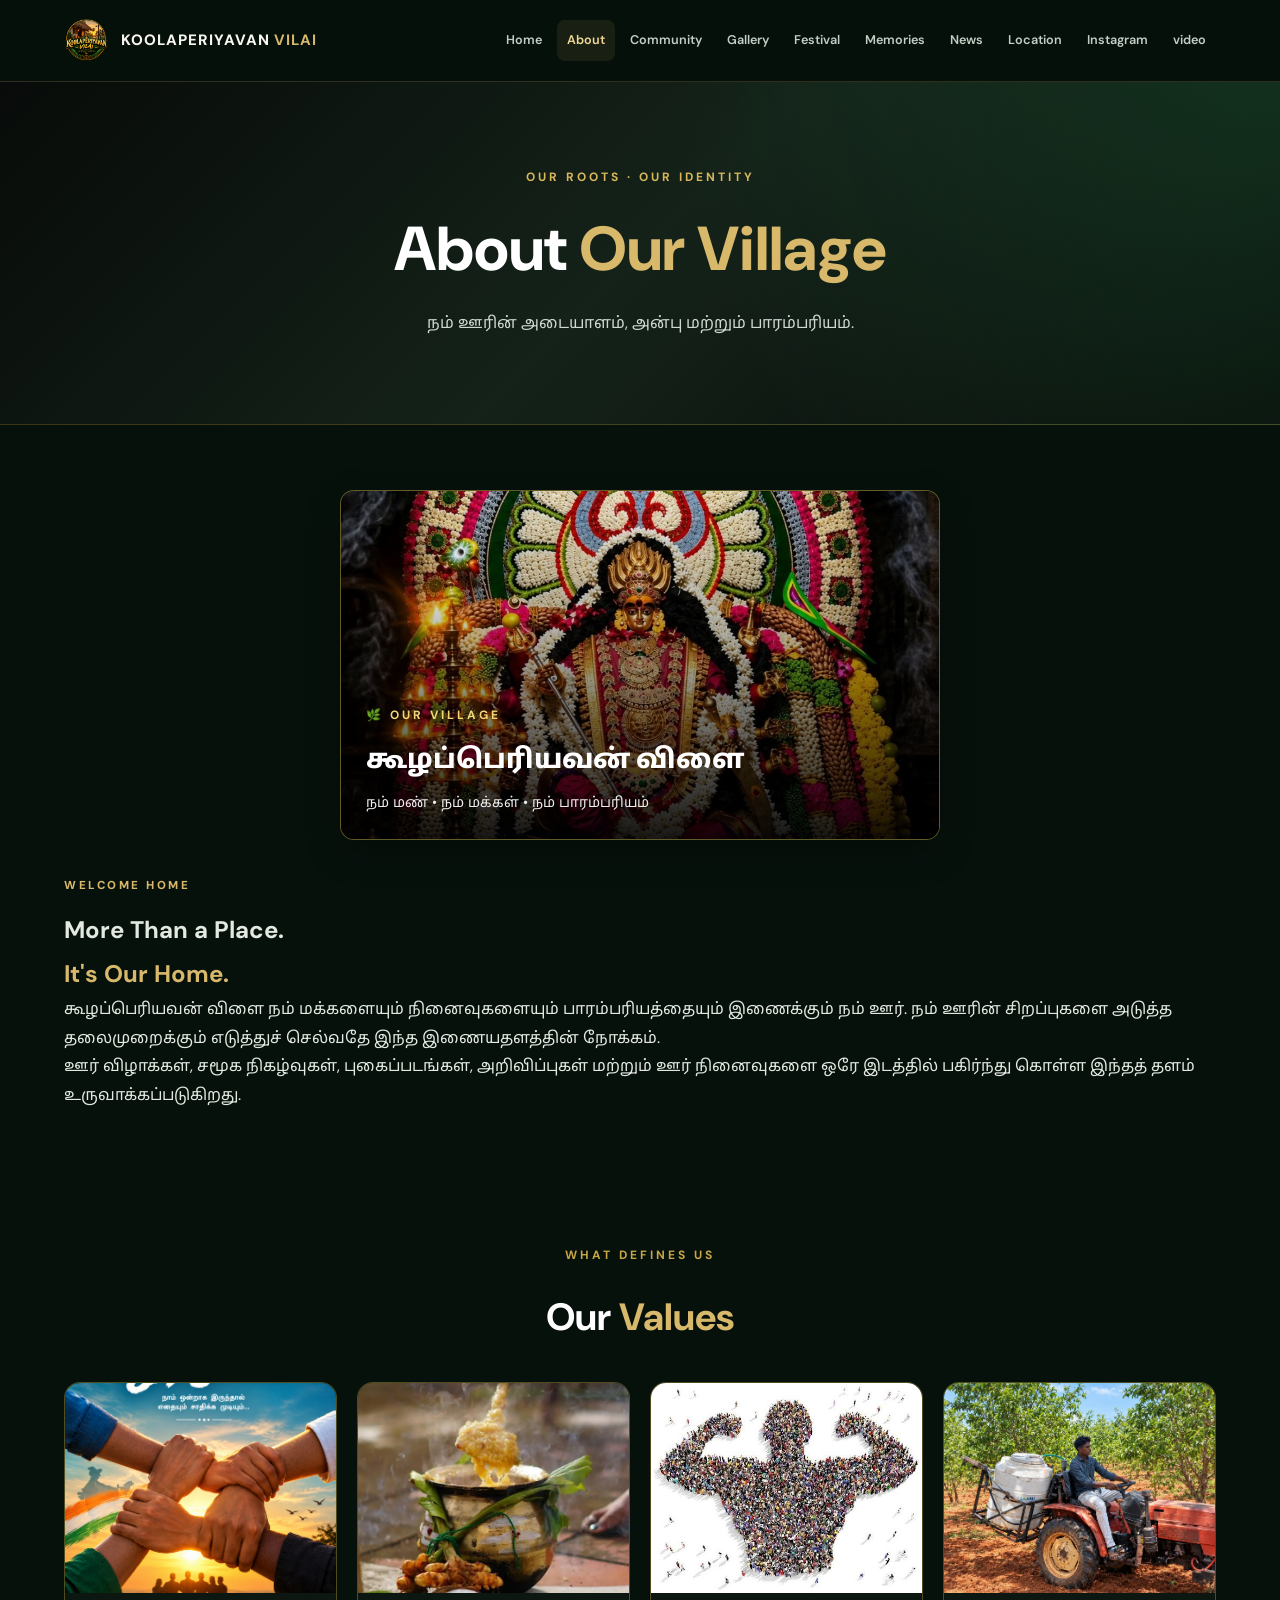
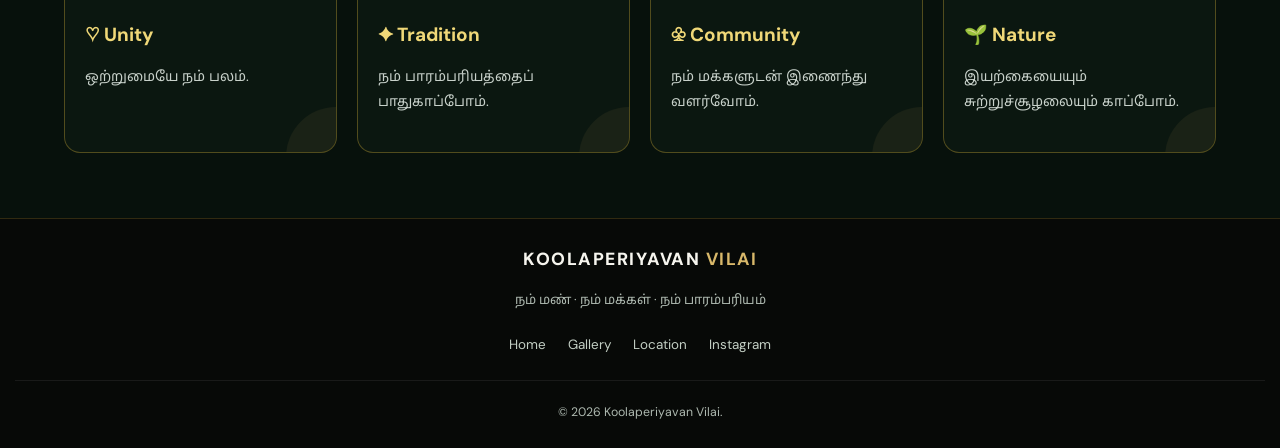
<file: about.html>
<!DOCTYPE html>
<html lang="ta">
<head>
    <meta charset="UTF-8">
    <meta name="viewport" content="width=device-width, initial-scale=1.0">
    <meta name="theme-color" content="#07110c">
    <title>About Our Village | Koolaperiyavan Vilai</title>
    <link rel="stylesheet" href="css/style.css">
    <script src="js/script.js" defer></script>
</head>
<body>
    
<header class="site-header">
    <a class="brand" href="index.html">
        <img src="logo.png" alt="Village Logo" onerror="this.style.display='none'">
        <span>KOOLAPERIYAVAN <b>VILAI</b></span>
    </a>
    <button class="menu-toggle" aria-label="Open menu" aria-expanded="false" aria-controls="main-nav">☰</button>
    <nav class="main-nav" id="main-nav">
        <a href="index.html">Home</a><a class="active" href="about.html">About</a>
        <a href="community.html">Community</a><a href="gallery.html">Gallery</a>
        <a href="festival.html">Festival</a><a href="memories.html">Memories</a>
        <a href="announcements.html">News</a><a href="location.html">Location</a>
        <a href="instagram.html">Instagram</a>
         <a href="video.html">video</a>
    </nav>
</header>
<main>
    <section class="page-hero">
        <span class="eyebrow">OUR ROOTS · OUR IDENTITY</span>
        <h1>About <span class="gold-text">Our Village</span></h1>
        <p>நம் ஊரின் அடையாளம், அன்பு மற்றும் பாரம்பரியம்.</p>
    </section>

    <section class="section">
       <div class="image-frame">
    <img src="amman.jpg"
    
         alt="Koolaperiyavan Vilai Village"
         loading="lazy">
    <div class="image-overlay">
        <span>🌿 OUR VILLAGE</span>
        <h3>கூழப்பெரியவன் விளை</h3>
        <p>நம் மண் • நம் மக்கள் • நம் பாரம்பரியம்</p>
    </div>
</div>
            <div>
                <span class="eyebrow">WELCOME HOME</span>
                <h2>More Than a Place.<br><span class="gold-text">It's Our Home.</span></h2>
                <p>
                    கூழப்பெரியவன் விளை நம் மக்களையும் நினைவுகளையும்
                    பாரம்பரியத்தையும் இணைக்கும் நம் ஊர்.
                    நம் ஊரின் சிறப்புகளை அடுத்த தலைமுறைக்கும்
                    எடுத்துச் செல்வதே இந்த இணையதளத்தின் நோக்கம்.
                </p>
                <p>
                    ஊர் விழாக்கள், சமூக நிகழ்வுகள், புகைப்படங்கள்,
                    அறிவிப்புகள் மற்றும் ஊர் நினைவுகளை ஒரே இடத்தில்
                    பகிர்ந்து கொள்ள இந்தத் தளம் உருவாக்கப்படுகிறது.
                </p>
            </div>
        </div>
    </section>

    <section class="section">
        <div class="section-heading">
            <span class="eyebrow">WHAT DEFINES US</span>
            <h2>Our <span class="gold-text">Values</span></h2>
        </div>
        <div class="feature-grid">

    <!-- UNITY -->
    <article class="feature-card">
        <div class="feature-image">
            <img src="ஒற்றுமையின் பொற்காலை.png" alt="Village Unity">
        </div>
        <div class="feature-content">
            <h3>♡ Unity</h3>
            <p>ஒற்றுமையே நம் பலம்.</p>
        </div>
    </article>

    <!-- TRADITION -->
    <article class="feature-card">
        <div class="feature-image">
            <img src="2.0..jpeg" alt="Village Tradition">
        </div>
        <div class="feature-content">
            <h3>✦ Tradition</h3>
            <p>நம் பாரம்பரியத்தைப் பாதுகாப்போம்.</p>
        </div>
    </article>

    <!-- COMMUNITY -->
    <article class="feature-card">
        <div class="feature-image">
            <img src="communty.0..jpeg" alt="Village Community">
        </div>
        <div class="feature-content">
            <h3>♧ Community</h3>
            <p>நம் மக்களுடன் இணைந்து வளர்வோம்.</p>
        </div>
    </article>

    <!-- NATURE -->
    <article class="feature-card">
        <div class="feature-image">
            <img src="trACTOR.jpg" alt="Village Nature">
        </div>
        <div class="feature-content">
            <h3>🌱 Nature</h3>
            <p>இயற்கையையும் சுற்றுச்சூழலையும் காப்போம்.</p>
        </div>
    </article>

</div>
    </section>
</main>
<footer class="site-footer">
    <a class="footer-brand" href="index.html">KOOLAPERIYAVAN <b>VILAI</b></a>
    <p>நம் மண் · நம் மக்கள் · நம் பாரம்பரியம்</p>
    <div class="footer-links"><a href="index.html">Home</a><a href="gallery.html">Gallery</a><a href="location.html">Location</a><a href="instagram.html">Instagram</a></div>
    <p class="copyright">© <span class="current-year">2026</span> Koolaperiyavan Vilai.</p>
</footer>
</body>
</html>
</file>
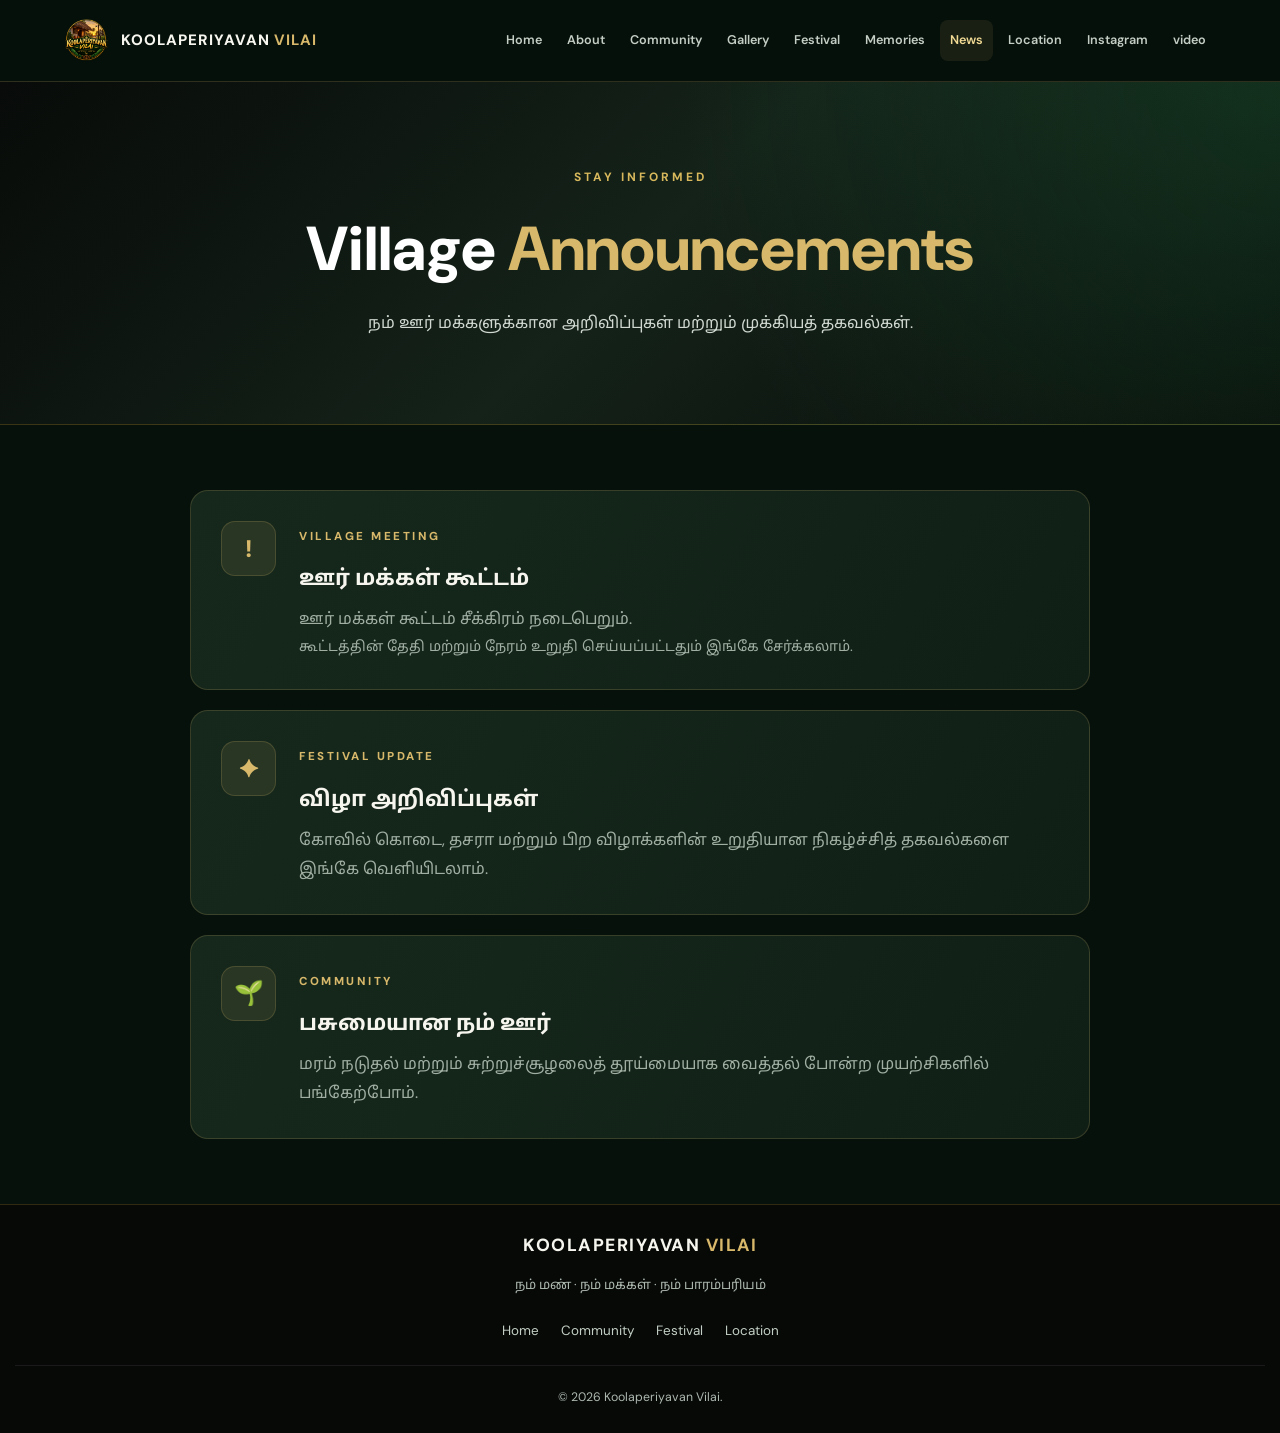
<file: announcements.html>
<!DOCTYPE html>
<html lang="ta">
<head>
    <meta charset="UTF-8">
    <meta name="viewport" content="width=device-width, initial-scale=1.0">
    <meta name="theme-color" content="#07110c">
    <title>Announcements | Koolaperiyavan Vilai</title>
    <link rel="stylesheet" href="css/style.css">
    <script src="js/script.js" defer></script>
</head>
<body>
<header class="site-header">
    <a class="brand" href="index.html"><img src="logo.png" alt="Logo" onerror="this.style.display='none'"><span>KOOLAPERIYAVAN <b>VILAI</b></span></a>
    <button class="menu-toggle" aria-label="Open menu" aria-expanded="false" aria-controls="main-nav">☰</button>
    <nav class="main-nav" id="main-nav">
        <a href="index.html">Home</a><a href="about.html">About</a><a href="community.html">Community</a><a href="gallery.html">Gallery</a><a href="festival.html">Festival</a><a href="memories.html">Memories</a><a class="active" href="announcements.html">News</a><a href="location.html">Location</a><a href="instagram.html">Instagram</a>  <a href="video.html">video</a>
    </nav>
</header>
<main>
    <section class="page-hero">
        <span class="eyebrow">STAY INFORMED</span>
        <h1>Village <span class="gold-text">Announcements</span></h1>
        <p>நம் ஊர் மக்களுக்கான அறிவிப்புகள் மற்றும் முக்கியத் தகவல்கள்.</p>
    </section>
    <section class="section">
        <div class="announcement-list">
            <article class="announcement-card">
                <div class="announcement-symbol">!</div>
                <div><span class="eyebrow">VILLAGE MEETING</span><h2>ஊர் மக்கள் கூட்டம்</h2><p>ஊர் மக்கள் கூட்டம் சீக்கிரம் நடைபெறும்.</p><p class="muted">கூட்டத்தின் தேதி மற்றும் நேரம் உறுதி செய்யப்பட்டதும் இங்கே சேர்க்கலாம்.</p></div>
            </article>
            <article class="announcement-card">
                <div class="announcement-symbol">✦</div>
                <div><span class="eyebrow">FESTIVAL UPDATE</span><h2>விழா அறிவிப்புகள்</h2><p>கோவில் கொடை, தசரா மற்றும் பிற விழாக்களின் உறுதியான நிகழ்ச்சித் தகவல்களை இங்கே வெளியிடலாம்.</p></div>
            </article>
            <article class="announcement-card">
                <div class="announcement-symbol">🌱</div>
                <div><span class="eyebrow">COMMUNITY</span><h2>பசுமையான நம் ஊர்</h2><p>மரம் நடுதல் மற்றும் சுற்றுச்சூழலைத் தூய்மையாக வைத்தல் போன்ற முயற்சிகளில் பங்கேற்போம்.</p></div>
            </article>
        </div>
    </section>
</main>
<footer class="site-footer"><a class="footer-brand" href="index.html">KOOLAPERIYAVAN <b>VILAI</b></a><p>நம் மண் · நம் மக்கள் · நம் பாரம்பரியம்</p><div class="footer-links"><a href="index.html">Home</a><a href="community.html">Community</a><a href="festival.html">Festival</a><a href="location.html">Location</a></div><p class="copyright">© <span class="current-year">2026</span> Koolaperiyavan Vilai.</p></footer>
</body>
</html>
</file>
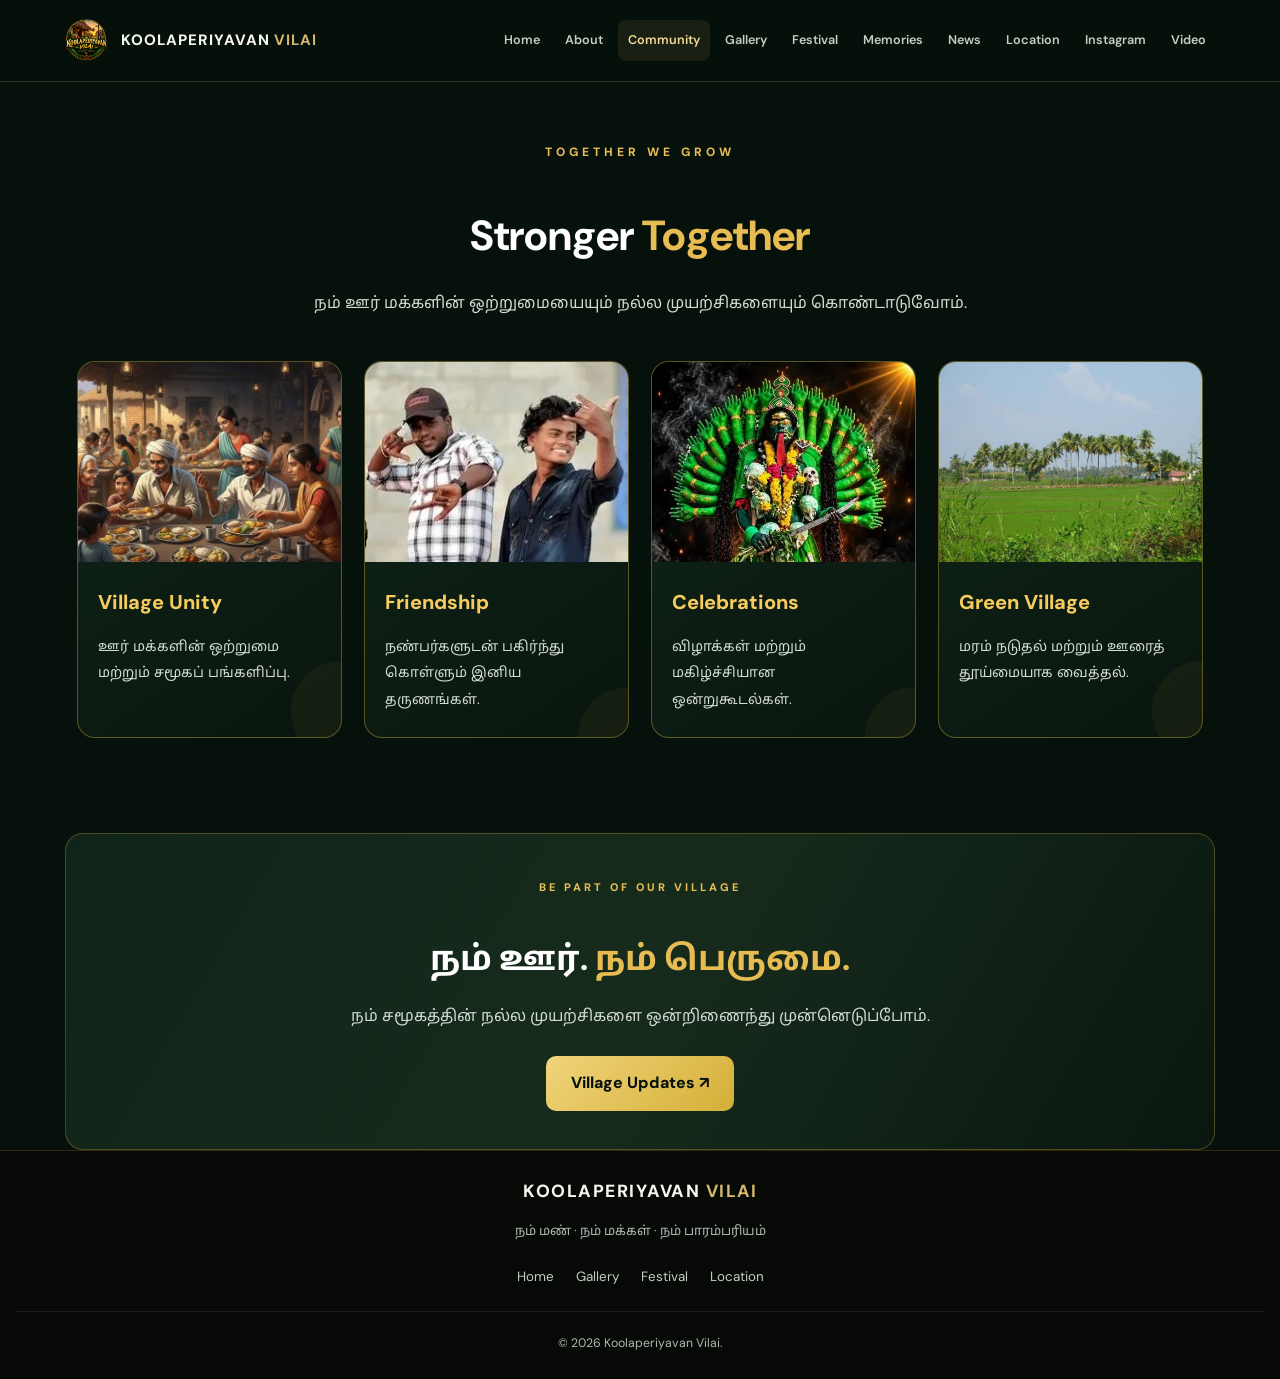
<file: community.html>
<!DOCTYPE html>
<html lang="ta">

<head>
    <meta charset="UTF-8">
    <meta name="viewport" content="width=device-width, initial-scale=1.0">
    <meta name="theme-color" content="#07110c">

    <title>Community | Koolaperiyavan Vilai</title>

    <link rel="stylesheet" href="css/style.css">
    <script src="js/script.js" defer></script>

    <style>
        /* =====================================
           COMMUNITY PAGE
           PREMIUM BLACK + GREEN + GOLD
        ===================================== */

        .community-section {
            padding: 55px 6% 75px;
            background: #07110c;
        }

        /* HEADING */

        .community-heading {
            text-align: center;
            margin-bottom: 42px;
        }

        .community-heading .eyebrow {
            display: inline-block;
            color: #e7bd53;
            font-size: 12px;
            font-weight: 800;
            letter-spacing: 4px;
        }

        .community-heading h2 {
            color: #ffffff;
            font-size: clamp(30px, 4vw, 42px);
            margin: 22px 0 15px;
        }

        .community-heading h2 span {
            color: #e7bd53;
        }

        .community-heading p {
            color: #d0d8d1;
            font-size: 16px;
            line-height: 1.9;
            margin: 0 auto;
            max-width: 750px;
        }

        /* FOUR BOX GRID */

        .community-grid {
            max-width: 1200px;
            margin: 0 auto;

            display: grid;
            grid-template-columns: repeat(4, minmax(0, 1fr));
            gap: 22px;
        }

        /* CARD */

        .community-card {
            position: relative;
            overflow: hidden;
            padding: 0;

            background: linear-gradient(
                145deg,
                #10251a,
                #09150e
            );

            border: 1px solid rgba(212, 175, 55, 0.4);
            border-radius: 18px;

            transition:
                transform 0.35s ease,
                border-color 0.35s ease,
                box-shadow 0.35s ease;
        }

        .community-card:hover {
            transform: translateY(-8px);
            border-color: #e7bd53;

            box-shadow:
                0 15px 35px rgba(0, 0, 0, 0.35),
                0 0 18px rgba(212, 175, 55, 0.08);
        }

        /* IMAGE */

        .community-image-wrap {
            width: 100%;
            height: 200px;
            overflow: hidden;
            background: #14291c;
        }

        .community-image {
            display: block;
            width: 100%;
            height: 100%;

            object-fit: cover;
            object-position: center;

            transition: transform 0.6s ease;
        }

        .community-card:hover .community-image {
            transform: scale(1.08);
        }

        /* IMAGE BOTTOM GOLD LINE */

        .community-image-wrap::after {
            content: "";
            display: block;
            height: 3px;
            width: 100%;

            background: linear-gradient(
                90deg,
                #a47c18,
                #f4d778,
                #a47c18
            );
        }

        /* CONTENT */

        .community-content {
            position: relative;
            padding: 22px 20px 25px;
            min-height: 145px;
        }

        .community-content::after {
            content: "";
            position: absolute;

            width: 100px;
            height: 100px;

            right: -50px;
            bottom: -50px;

            background: rgba(212, 175, 55, 0.06);
            border-radius: 50%;

            pointer-events: none;
        }

        .community-content h3 {
            position: relative;
            z-index: 1;

            color: #f5cc5d;
            font-size: 20px;
            font-weight: 800;

            margin: 0 0 13px;
        }

        .community-content p {
            position: relative;
            z-index: 1;

            color: #d2dbd4;
            font-size: 14px;
            line-height: 1.9;

            margin: 0;
        }

        /* COMMUNITY BANNER */

        .community-banner {
            max-width: 1150px;
            margin: 20px auto 0;

            padding: 38px 24px;
            text-align: center;

            background: linear-gradient(
                120deg,
                #10251a,
                #172b1c,
                #0a1710
            );

            border: 1px solid rgba(212, 175, 55, 0.3);
            border-radius: 18px;
        }

        .community-banner .eyebrow {
            color: #e7bd53;
            font-size: 11px;
            font-weight: 800;
            letter-spacing: 3px;
        }

        .community-banner h2 {
            color: #ffffff;
            font-size: clamp(25px, 4vw, 34px);
            margin: 18px 0 12px;
        }

        .community-banner h2 span {
            color: #e7bd53;
        }

        .community-banner p {
            color: #d0d8d1;
            line-height: 1.9;
            margin: 0 0 24px;
        }

        .community-btn {
            display: inline-block;
            padding: 13px 25px;

            color: #07110c;
            background: linear-gradient(
                135deg,
                #f0d47b,
                #d4af37
            );

            border-radius: 10px;
            text-decoration: none;
            font-weight: 800;

            transition: 0.3s ease;
        }

        .community-btn:hover {
            transform: translateY(-3px);
            box-shadow: 0 8px 22px rgba(212, 175, 55, 0.2);
        }

        /* TABLET */

        @media (max-width: 1000px) {
            .community-grid {
                grid-template-columns: repeat(2, minmax(0, 1fr));
                gap: 20px;
            }

            .community-image-wrap {
                height: 220px;
            }
        }

        /* MOBILE */

        @media (max-width: 550px) {
            .community-section {
                padding: 42px 17px 50px;
            }

            .community-heading {
                margin-bottom: 30px;
            }

            .community-heading .eyebrow {
                font-size: 10px;
                letter-spacing: 2px;
            }

            .community-heading p {
                font-size: 14px;
            }

            .community-grid {
                grid-template-columns: 1fr;
                gap: 22px;
            }

            .community-image-wrap {
                height: 230px;
            }

            .community-content {
                min-height: auto;
                padding: 22px;
            }

            .community-content h3 {
                font-size: 20px;
            }

            .community-content p {
                font-size: 14px;
            }

            .community-banner {
                padding: 30px 18px;
            }
        }

        /* REDUCED MOTION */

        @media (prefers-reduced-motion: reduce) {
            .community-card,
            .community-image,
            .community-btn {
                transition: none;
            }
        }
    </style>

</head>

<body>

    <!-- HEADER -->

    <header class="site-header">

        <a class="brand" href="index.html">

            <img
                src="logo.png"
                alt="Logo"
                onerror="this.style.display='none'"
            >

            <span>
                KOOLAPERIYAVAN <b>VILAI</b>
            </span>

        </a>

        <button
            class="menu-toggle"
            aria-label="Open menu"
            aria-expanded="false"
            aria-controls="main-nav"
        >
            ☰
        </button>

        <nav class="main-nav" id="main-nav">

            <a href="index.html">Home</a>
            <a href="about.html">About</a>
            <a class="active" href="community.html">Community</a>
            <a href="gallery.html">Gallery</a>
            <a href="festival.html">Festival</a>
            <a href="memories.html">Memories</a>
            <a href="announcements.html">News</a>
            <a href="location.html">Location</a>
            <a href="instagram.html">Instagram</a>
            <a href="video.html">Video</a>

        </nav>

    </header>


    <main>

        <!-- COMMUNITY SECTION -->

        <section class="community-section">

            <div class="community-heading">

                <span class="eyebrow">
                    TOGETHER WE GROW
                </span>

                <h2>
                    Stronger <span>Together</span>
                </h2>

                <p>
                    நம் ஊர் மக்களின் ஒற்றுமையையும் நல்ல
                    முயற்சிகளையும் கொண்டாடுவோம்.
                </p>

            </div>


            <!-- FOUR IMAGE BOXES -->

            <div class="community-grid">


                <!-- BOX 1: VILLAGE UNITY -->

                <article class="community-card">

                    <div class="community-image-wrap">

                        <img
                            class="community-image"
                            src="village unity.jpeg"
                            alt="Village Unity - ஊர் மக்களின் ஒற்றுமை"
                            loading="lazy"
                        >

                    </div>

                    <div class="community-content">

                        <h3>Village Unity</h3>

                        <p>
                            ஊர் மக்களின் ஒற்றுமை மற்றும்
                            சமூகப் பங்களிப்பு.
                        </p>

                    </div>

                </article>


                <!-- BOX 2: FRIENDSHIP -->

                <article class="community-card">

                    <div class="community-image-wrap">

                        <img
                            class="community-image"
                            src="arun.jpg"
                            alt="Friendship - நண்பர்களின் நட்பு"
                            loading="lazy"
                        >

                    </div>

                    <div class="community-content">

                        <h3>Friendship</h3>

                        <p>
                            நண்பர்களுடன் பகிர்ந்து கொள்ளும்
                            இனிய தருணங்கள்.
                        </p>

                    </div>

                </article>


                <!-- BOX 3: CELEBRATIONS -->

                <article class="community-card">

                    <div class="community-image-wrap">

                        <img
                            class="community-image"
                            src="celebrations.jpg"
                            alt="Village Celebrations - ஊர் திருவிழா"
                            loading="lazy"
                        >

                    </div>

                    <div class="community-content">

                        <h3>Celebrations</h3>

                        <p>
                            விழாக்கள் மற்றும் மகிழ்ச்சியான
                            ஒன்றுகூடல்கள்.
                        </p>

                    </div>

                </article>


                <!-- BOX 4: GREEN VILLAGE -->

                <article class="community-card">

                    <div class="community-image-wrap">

                        <img
                            class="community-image"
                            src="grrn.jpeg"
                            alt="Green Village - பசுமையான கிராமம்"
                            loading="lazy"
                        >

                    </div>

                    <div class="community-content">

                        <h3>Green Village</h3>

                        <p>
                            மரம் நடுதல் மற்றும் ஊரைத்
                            தூய்மையாக வைத்தல்.
                        </p>

                    </div>

                </article>


            </div>

        </section>


        <!-- BOTTOM BANNER -->

        <section class="community-banner">

            <span class="eyebrow">
                BE PART OF OUR VILLAGE
            </span>

            <h2>
                நம் ஊர். <span>நம் பெருமை.</span>
            </h2>

            <p>
                நம் சமூகத்தின் நல்ல முயற்சிகளை
                ஒன்றிணைந்து முன்னெடுப்போம்.
            </p>

            <a
                class="community-btn"
                href="announcements.html"
            >
                Village Updates ↗
            </a>

        </section>

    </main>


    <!-- FOOTER -->

    <footer class="site-footer">

        <a class="footer-brand" href="index.html">
            KOOLAPERIYAVAN <b>VILAI</b>
        </a>

        <p>
            நம் மண் · நம் மக்கள் · நம் பாரம்பரியம்
        </p>

        <div class="footer-links">

            <a href="index.html">Home</a>
            <a href="gallery.html">Gallery</a>
            <a href="festival.html">Festival</a>
            <a href="location.html">Location</a>

        </div>

        <p class="copyright">
            © <span class="current-year">2026</span>
            Koolaperiyavan Vilai.
        </p>

    </footer>

</body>

</html>
</file>
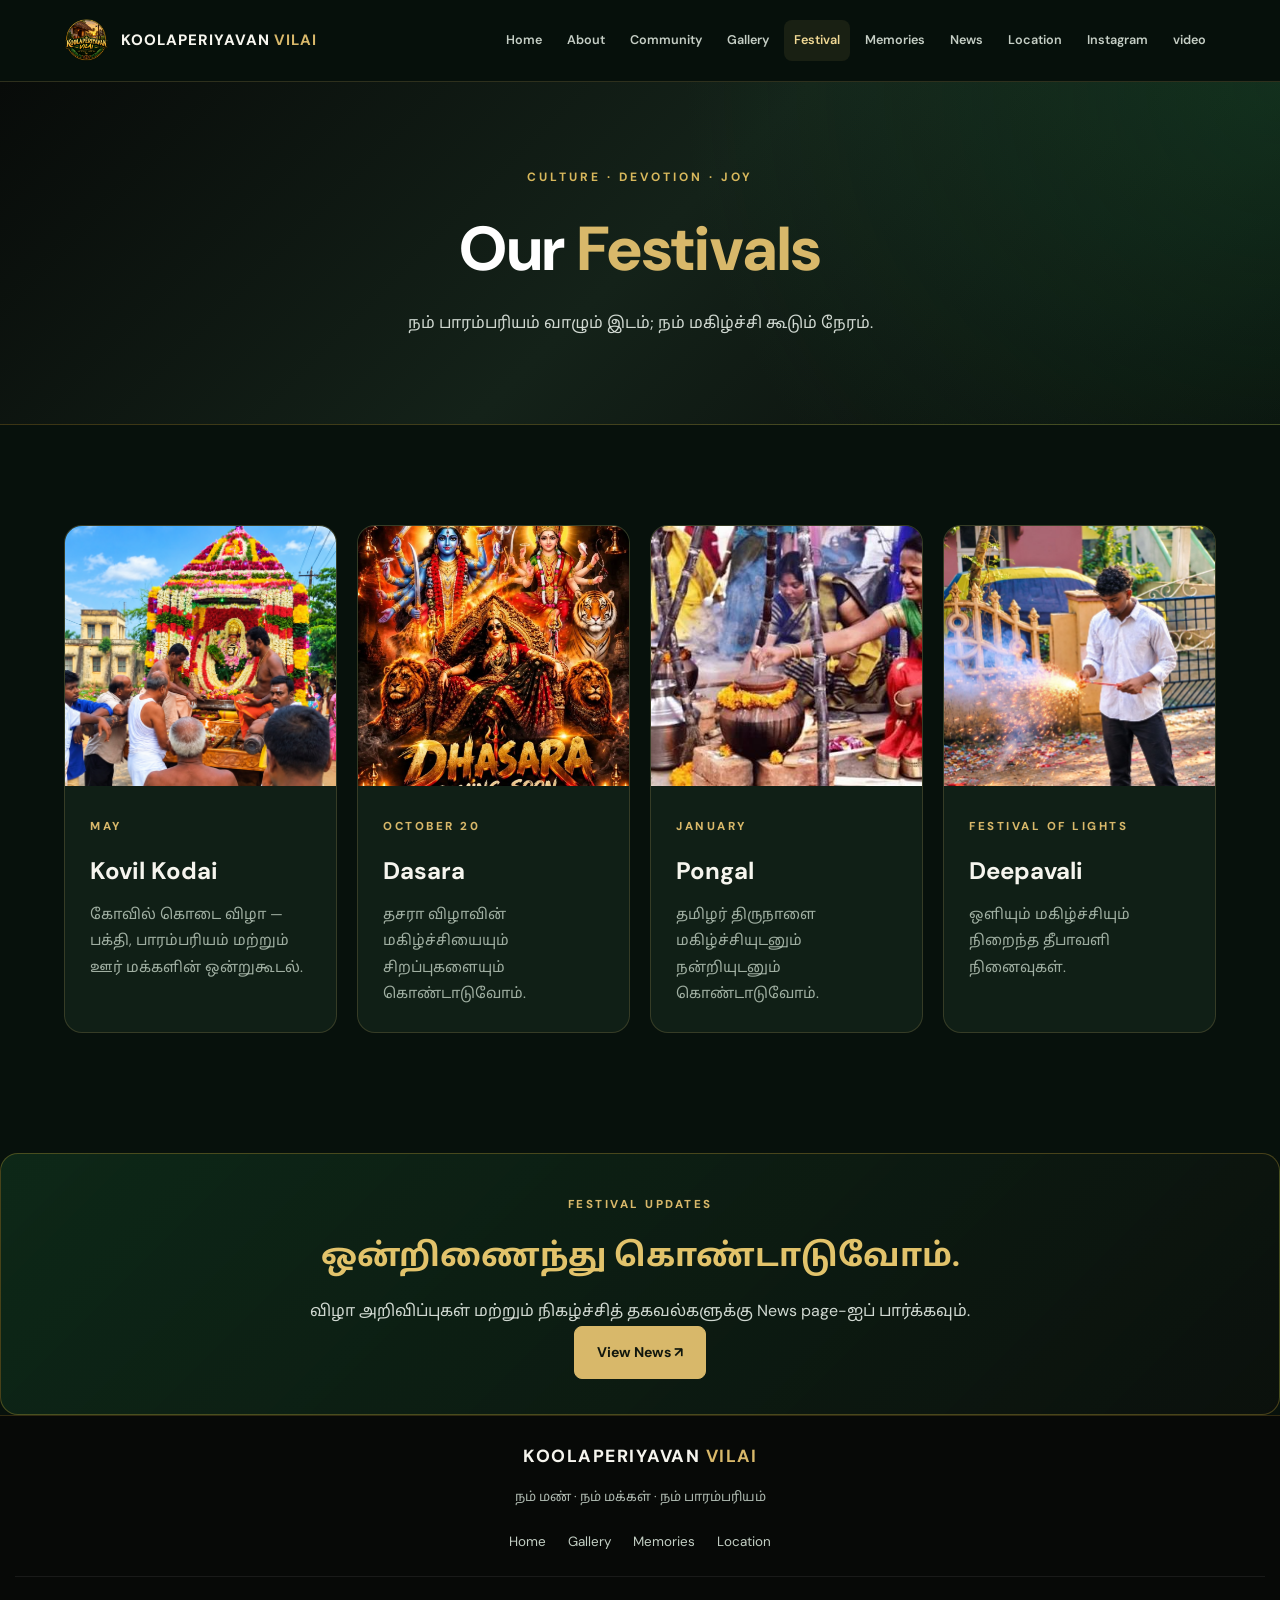
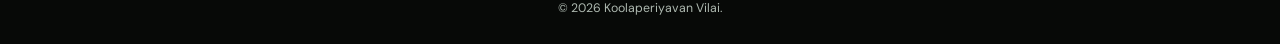
<file: festival.html>
<!DOCTYPE html>
<html lang="ta">
<head>
    <meta charset="UTF-8">
    <meta name="viewport" content="width=device-width, initial-scale=1.0">
    <meta name="theme-color" content="#07110c">
    <title>Festivals | Koolaperiyavan Vilai</title>
    <link rel="stylesheet" href="css/style.css">
    <script src="js/script.js" defer></script>
</head>
<body>
<header class="site-header">
    <a class="brand" href="index.html"><img src="logo.png" alt="Logo" onerror="this.style.display='none'"><span>KOOLAPERIYAVAN <b>VILAI</b></span></a>
    <button class="menu-toggle" aria-label="Open menu" aria-expanded="false" aria-controls="main-nav">☰</button>
    <nav class="main-nav" id="main-nav">
        <a href="index.html">Home</a><a href="about.html">About</a><a href="community.html">Community</a><a href="gallery.html">Gallery</a><a class="active" href="festival.html">Festival</a><a href="memories.html">Memories</a><a href="announcements.html">News</a><a href="location.html">Location</a><a href="instagram.html">Instagram</a>  <a href="video.html">video</a>
    </nav>
</header>
<main>
    <section class="page-hero">
        <span class="eyebrow">CULTURE · DEVOTION · JOY</span>
        <h1>Our <span class="gold-text">Festivals</span></h1>
        <p>நம் பாரம்பரியம் வாழும் இடம்; நம் மகிழ்ச்சி கூடும் நேரம்.</p>
    </section>
    <section class="section">
        <div class="feature-grid festival-grid">
            <article class="festival-card">
                <img src="chapparam.png" alt="Kovil Kodai festival" loading="lazy">
                <div class="festival-content"><span class="eyebrow">MAY</span><h2>Kovil Kodai</h2><p>கோவில் கொடை விழா — பக்தி, பாரம்பரியம் மற்றும் ஊர் மக்களின் ஒன்றுகூடல்.</p></div>
            </article>
            <article class="festival-card">
                <img src="dasara.jpg" alt="Dasara celebration" loading="lazy">
                <div class="festival-content"><span class="eyebrow">OCTOBER 20</span><h2>Dasara</h2><p>தசரா விழாவின் மகிழ்ச்சியையும் சிறப்புகளையும் கொண்டாடுவோம்.</p></div>
            </article>
            <article class="festival-card">
                <img src="pongal.jpeg" alt="Pongal celebration" loading="lazy">
                <div class="festival-content"><span class="eyebrow">JANUARY</span><h2>Pongal</h2><p>தமிழர் திருநாளை மகிழ்ச்சியுடனும் நன்றியுடனும் கொண்டாடுவோம்.</p></div>
            </article>
            <article class="festival-card">
                <img src="deepaavali.jpg" alt="Deepavali celebration" loading="lazy">
                <div class="festival-content"><span class="eyebrow">FESTIVAL OF LIGHTS</span><h2>Deepavali</h2><p>ஒளியும் மகிழ்ச்சியும் நிறைந்த தீபாவளி நினைவுகள்.</p></div>
            </article>
        </div>
    </section>
    <section class="announcement-banner">
        <span class="eyebrow">FESTIVAL UPDATES</span><h2>ஒன்றிணைந்து கொண்டாடுவோம்.</h2>
        <p>விழா அறிவிப்புகள் மற்றும் நிகழ்ச்சித் தகவல்களுக்கு News page-ஐப் பார்க்கவும்.</p>
        <a class="btn btn-primary" href="announcements.html">View News ↗</a>
    </section>
</main>
<footer class="site-footer"><a class="footer-brand" href="index.html">KOOLAPERIYAVAN <b>VILAI</b></a><p>நம் மண் · நம் மக்கள் · நம் பாரம்பரியம்</p><div class="footer-links"><a href="index.html">Home</a><a href="gallery.html">Gallery</a><a href="memories.html">Memories</a><a href="location.html">Location</a></div><p class="copyright">© <span class="current-year">2026</span> Koolaperiyavan Vilai.</p></footer>
</body>
</html>
</file>
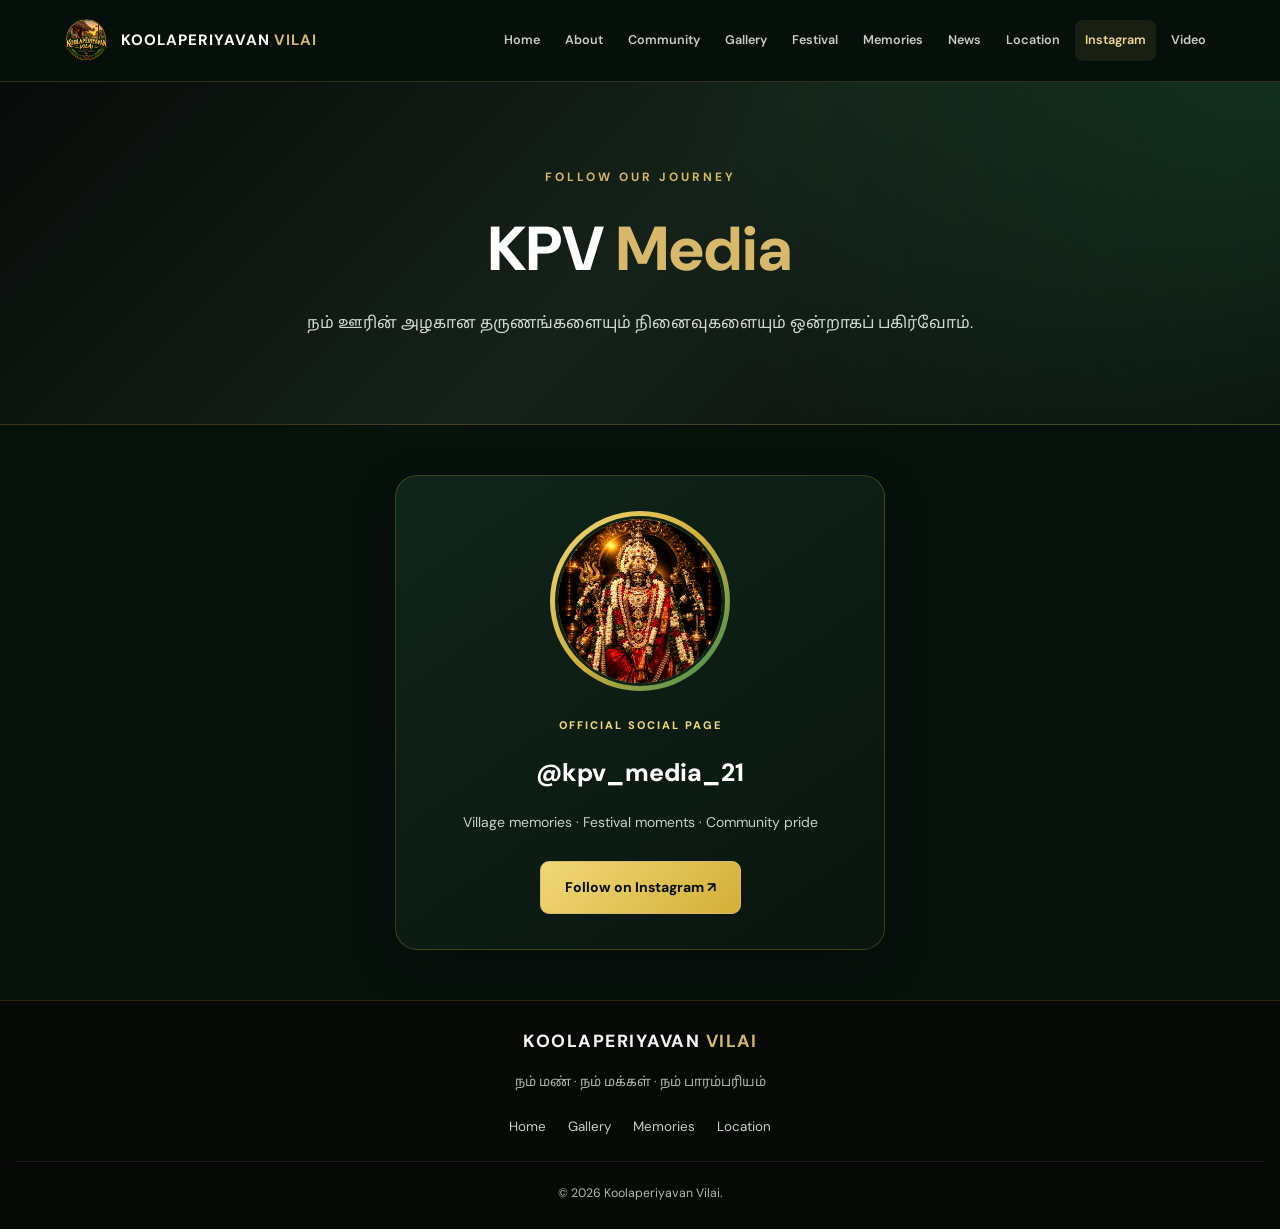
<file: instagram.html>
<!DOCTYPE html>
<html lang="ta">

<head>
    <meta charset="UTF-8">

    <meta name="viewport" content="width=device-width, initial-scale=1.0">

    <meta name="theme-color" content="#07110c">

    <meta name="description"
        content="Follow KPV Media for Koolaperiyavan Vilai village memories and updates.">

    <title>KPV Media | Koolaperiyavan Vilai</title>

    <link rel="stylesheet" href="css/style.css">

    <script src="js/script.js" defer></script>
</head>

<body>

    <!-- HEADER -->
    <header class="site-header">

        <a class="brand" href="index.html">

            <img src="logo.png"
                 alt="Koolaperiyavan Vilai Logo"
                 onerror="this.style.display='none'">

            <span>KOOLAPERIYAVAN <b>VILAI</b></span>

        </a>

        <button class="menu-toggle"
                aria-label="Open menu"
                aria-expanded="false"
                aria-controls="main-nav">
            ☰
        </button>

        <nav class="main-nav" id="main-nav">

            <a href="index.html">Home</a>

            <a href="about.html">About</a>

            <a href="community.html">Community</a>

            <a href="gallery.html">Gallery</a>

            <a href="festival.html">Festival</a>

            <a href="memories.html">Memories</a>

            <a href="announcements.html">News</a>

            <a href="location.html">Location</a>

            <a class="active" href="instagram.html">Instagram</a>

            <a href="video.html">Video</a>

        </nav>

    </header>


    <!-- PAGE HERO -->
    <main>

        <section class="page-hero">

            <span class="eyebrow">FOLLOW OUR JOURNEY</span>

            <h1>KPV <span class="gold-text">Media</span></h1>

            <p>
                நம் ஊரின் அழகான தருணங்களையும்
                நினைவுகளையும் ஒன்றாகப் பகிர்வோம்.
            </p>

        </section>


        <!-- INSTAGRAM PHOTO SECTION -->
        <section class="section social-section">

            <div class="social-card">

                <!-- INSTAGRAM PHOTO -->
                <div class="instagram-photo-wrapper">

                    <img
                        src="night.png"
                        alt="KPV Media Instagram Profile"
                        class="instagram-photo">

                </div>


                <!-- PROFILE DETAILS -->
                <span class="eyebrow">
                    OFFICIAL SOCIAL PAGE
                </span>

                <h2>@kpv_media_21</h2>

                <p>
                    Village memories · Festival moments · Community pride
                </p>


                <!-- FOLLOW BUTTON -->
                <a
                    class="btn btn-primary instagram-follow-btn"
                    href="https://www.instagram.com/kpv_media_21/"
                    target="_blank"
                    rel="noopener noreferrer">

                    Follow on Instagram ↗

                </a>

            </div>

        </section>

    </main>


    <!-- FOOTER -->
    <footer class="site-footer">

        <a class="footer-brand" href="index.html">
            KOOLAPERIYAVAN <b>VILAI</b>
        </a>

        <p>நம் மண் · நம் மக்கள் · நம் பாரம்பரியம்</p>

        <div class="footer-links">

            <a href="index.html">Home</a>

            <a href="gallery.html">Gallery</a>

            <a href="memories.html">Memories</a>

            <a href="location.html">Location</a>

        </div>

        <p class="copyright">
            © <span class="current-year">2026</span>
            Koolaperiyavan Vilai.
        </p>

    </footer>

</body>

</html>
</file>
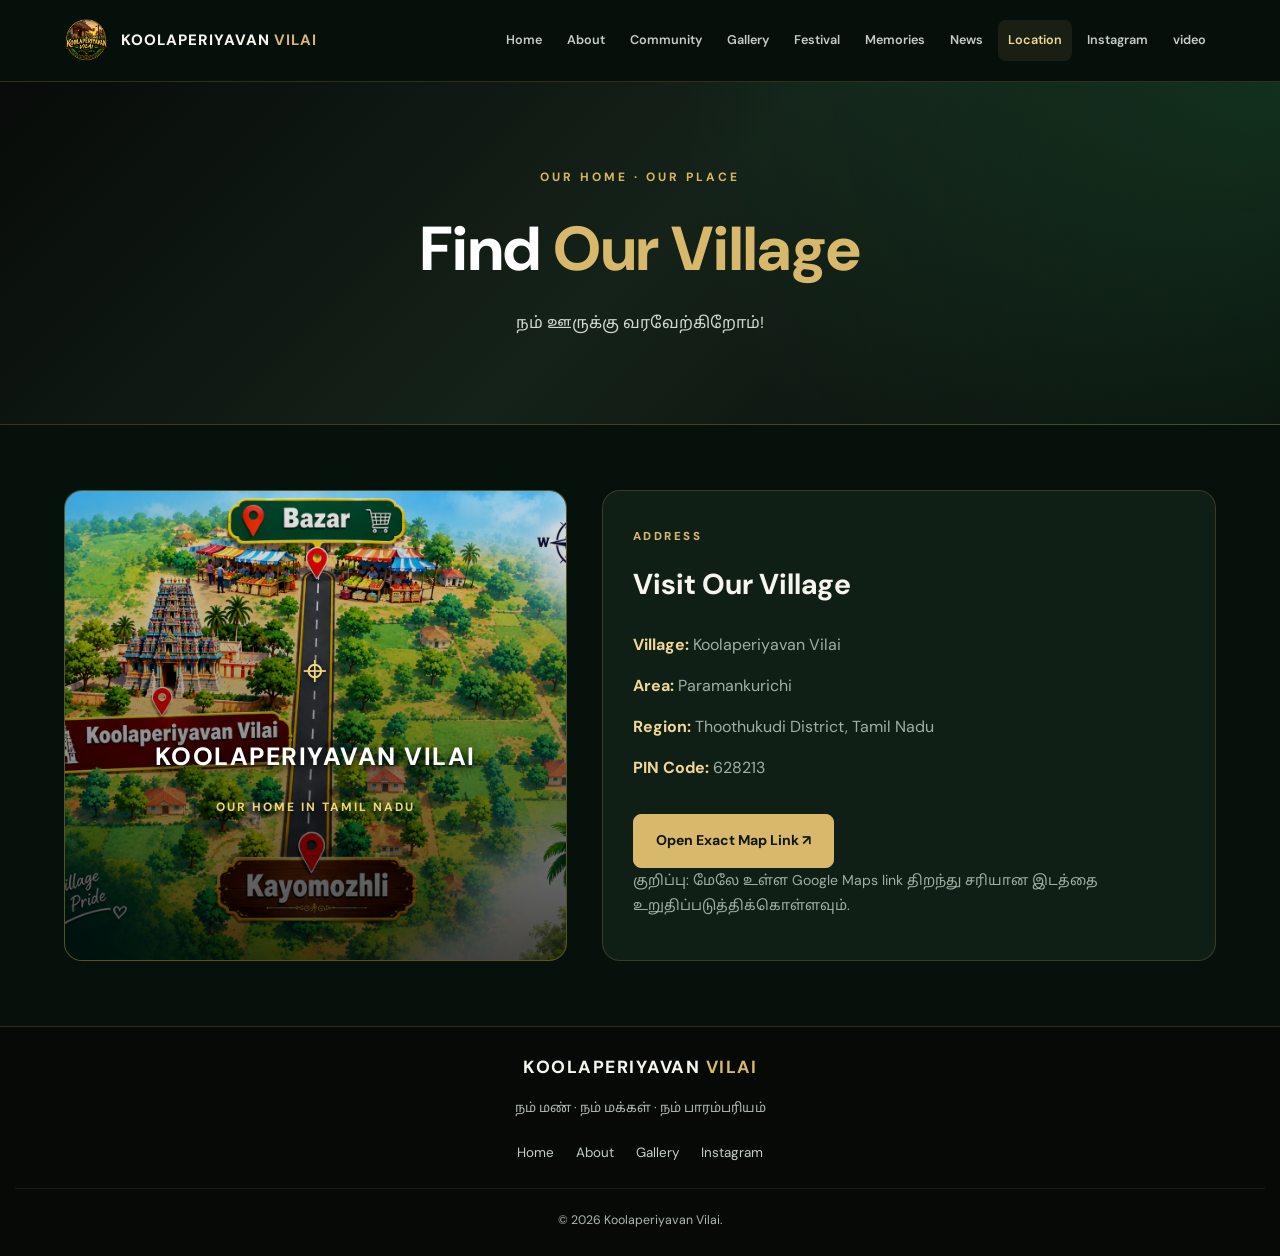
<file: location.html>
<!DOCTYPE html>
<html lang="ta">
<head>
    <meta charset="UTF-8">
    <meta name="viewport" content="width=device-width, initial-scale=1.0">
    <meta name="theme-color" content="#07110c">
    <title>Location | Koolaperiyavan Vilai</title>
    <link rel="stylesheet" href="css/style.css">
    <script src="js/script.js" defer></script>
</head>
<body>
<header class="site-header">
    <a class="brand" href="index.html"><img src="logo.png" alt="Logo" onerror="this.style.display='none'"><span>KOOLAPERIYAVAN <b>VILAI</b></span></a>
    <button class="menu-toggle" aria-label="Open menu" aria-expanded="false" aria-controls="main-nav">☰</button>
    <nav class="main-nav" id="main-nav">
        <a href="index.html">Home</a><a href="about.html">About</a><a href="community.html">Community</a><a href="gallery.html">Gallery</a><a href="festival.html">Festival</a><a href="memories.html">Memories</a><a href="announcements.html">News</a><a class="active" href="location.html">Location</a><a href="instagram.html">Instagram</a> <a href="video.html">video</a>
    </nav>
</header>
<main>
    <section class="page-hero">
        <span class="eyebrow">OUR HOME · OUR PLACE</span>
        <h1>Find <span class="gold-text">Our Village</span></h1>
        <p>நம் ஊருக்கு வரவேற்கிறோம்!</p>
    </section>
    <section class="section">
        <div class="location-panel">
          <!-- Village Image Box -->
<div class="location-art village-location-image">

    <img
        src="land.png"
        alt="Koolaperiyavan Vilai Village"
        class="location-village-photo"
    >

    <div class="location-image-overlay">
        <span class="location-pin">⌖</span>

        <h2>KOOLAPERIYAVAN VILAI</h2>

        <p>OUR HOME IN TAMIL NADU</p>
    </div>

</div>
            <div class="location-details">
                <span class="eyebrow">ADDRESS</span>
                <h2>Visit Our Village</h2>
                <p><strong>Village:</strong> Koolaperiyavan Vilai</p>
                <p><strong>Area:</strong> Paramankurichi</p>
                <p><strong>Region:</strong> Thoothukudi District, Tamil Nadu</p>
                <p><strong>PIN Code:</strong> 628213</p>
                <a class="btn btn-primary" href="https://maps.app.goo.gl/GESmLsMx2CCEjiGL8" target="_blank" rel="noopener noreferrer">Open Exact Map Link ↗</a>
                <p class="muted">குறிப்பு: மேலே உள்ள Google Maps link திறந்து சரியான இடத்தை உறுதிப்படுத்திக்கொள்ளவும்.</p>
            </div>
        </div>
    </section>
</main>
<footer class="site-footer"><a class="footer-brand" href="index.html">KOOLAPERIYAVAN <b>VILAI</b></a><p>நம் மண் · நம் மக்கள் · நம் பாரம்பரியம்</p><div class="footer-links"><a href="index.html">Home</a><a href="about.html">About</a><a href="gallery.html">Gallery</a><a href="instagram.html">Instagram</a></div><p class="copyright">© <span class="current-year">2026</span> Koolaperiyavan Vilai.</p></footer>
</body>
</html>
</file>
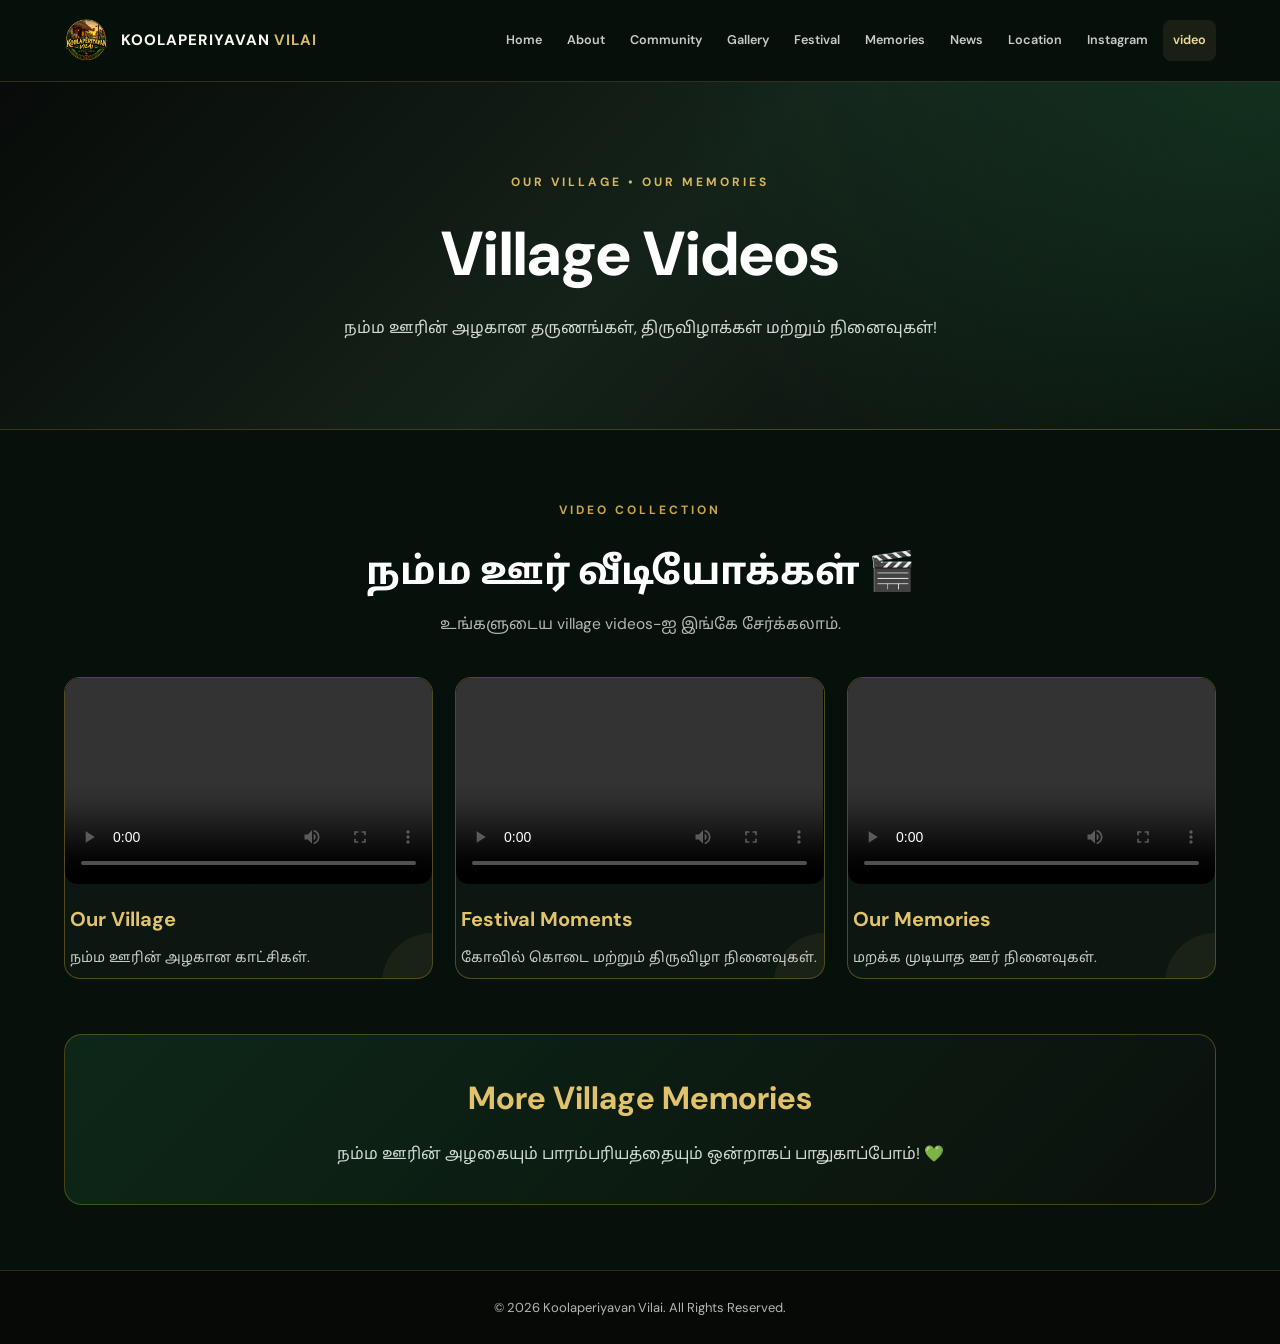
<file: video.html>
<!DOCTYPE html>
<html lang="ta">
<head>
    <meta charset="UTF-8">
    <meta name="viewport" content="width=device-width, initial-scale=1.0">


    <link rel="stylesheet" href="css/style.css">
    <script src="js/script.js" defer></script>
</head>

<body>

    <!-- Header -->
  <header class="site-header">
    <a class="brand" href="index.html"><img src="logo.png" alt="Logo" onerror="this.style.display='none'"><span>KOOLAPERIYAVAN <b>VILAI</b></span></a>
    <button class="menu-toggle" aria-label="Open menu" aria-expanded="false" aria-controls="main-nav">☰</button>
    <nav class="main-nav" id="main-nav">
        <a href="index.html">Home</a><a href="about.html">About</a><a href="community.html">Community</a><a href="gallery.html">Gallery</a><a href="festival.html">Festival</a><a href="memories.html">Memories</a><a href="announcements.html">News</a><a class="active" href="location.html">Location</a><a href="instagram.html">Instagram</a> <a href="video.html">video</a>
    </nav>

        </div>
    </header>

    <!-- Page Hero -->
    <section class="page-hero">
        <div class="container">
            <p class="eyebrow">OUR VILLAGE • OUR MEMORIES</p>
            <h1>Village Videos</h1>
            <p>
                நம்ம ஊரின் அழகான தருணங்கள்,
                திருவிழாக்கள் மற்றும் நினைவுகள்!
            </p>
        </div>
    </section>

    <!-- Videos Section -->
    <main class="section">
        <div class="container">

            <div class="section-heading">
                <p class="eyebrow">VIDEO COLLECTION</p>
                <h2>நம்ம ஊர் வீடியோக்கள் 🎬</h2>
                <p>உங்களுடைய village videos-ஐ இங்கே சேர்க்கலாம்.</p>
            </div>

            <div class="gallery-grid">

                <!-- Village Video -->
                <article class="feature-card">
                    <video controls preload="metadata"
                           playsinline width="100%">
                        <source src="SaveVid.Net_AQO--Fe9NAAaecsahJzacVIgGLU4e6r3tnCtZZyuLVDRzU7e6O8ISQ9aSiz_93YCHpb0b85qaOtDNhddc86z6ySIoTM0aThbYSgQgy0.mp4"
                                type="video/mp4">
                        Your browser does not support video.
                    </video>
                    <h3>Our Village</h3>
                    <p>நம்ம ஊரின் அழகான காட்சிகள்.</p>
                </article>

                <!-- Festival Video -->
                <article class="feature-card">
                    <video controls preload="metadata"
                           playsinline width="100%">
                        <source src="6219999319131431137.mp4"
                                type="video/mp4">
                        Your browser does not support video.
                    </video>
                    <h3>Festival Moments</h3>
                    <p>கோவில் கொடை மற்றும் திருவிழா நினைவுகள்.</p>
                </article>

                <!-- Memories Video -->
                <article class="feature-card">
                    <video controls preload="metadata"
                           playsinline width="100%">
                        <source src="memories.mp4"
                                type="mp4">
                        Your browser does not support video.
                    </video>
                    <h3>Our Memories</h3>
                    <p>மறக்க முடியாத ஊர் நினைவுகள்.</p>
                </article>

            </div>

            <div class="announcement-banner">
                <h2>More Village Memories</h2>
                <p>
                    நம்ம ஊரின் அழகையும் பாரம்பரியத்தையும்
                    ஒன்றாகப் பாதுகாப்போம்! 💚
                </p>
            </div>

        </div>
    </main>

    <!-- Footer -->
    <footer class="site-footer">
        <div class="container">
            <p>
                © <span class="current-year">2026</span>
                Koolaperiyavan Vilai.
                All Rights Reserved.
            </p>
        </div>
    </footer>

</body>
</html>
</file>
<file: css/style.css>
/* =========================================
   KOOLAPERIYAVAN VILAI
   Premium Black + Green + Gold Theme
========================================= */

@import url('https://fonts.googleapis.com/css2?family=DM+Sans:wght@400;500;600;700;800&family=Noto+Sans+Tamil:wght@400;500;600;700&display=swap');

:root {
    --bg: #07110c;
    --bg-soft: #0b1810;
    --surface: #101f16;
    --surface-light: #16281c;
    --green: #214b30;
    --green-light: #356d43;
    --gold: #d8b86a;
    --gold-light: #f1d995;
    --white: #f6f5ee;
    --text: #e3e9e1;
    --muted: #a0afa2;
    --border: rgba(216, 184, 106, 0.19);
    --radius: 18px;
    --container: 1180px;
    --shadow: 0 20px 60px rgba(0, 0, 0, 0.28);
}

* {
    margin: 0;
    padding: 0;
    box-sizing: border-box;
}

html {
    scroll-behavior: smooth;
    scroll-padding-top: 100px;
}

body {
    font-family: 'DM Sans', 'Noto Sans Tamil', sans-serif;
    background: var(--bg);
    color: var(--text);
    line-height: 1.8;
    overflow-x: hidden;
}

body, button, input, textarea {
    font-family: 'DM Sans', 'Noto Sans Tamil', sans-serif;
}

a {
    color: inherit;
    text-decoration: none;
}

img {
    display: block;
    width: 100%;
    max-width: 100%;
    object-fit: cover;
}

button, a {
    -webkit-tap-highlight-color: transparent;
}

button {
    color: inherit;
}

::selection {
    background: var(--gold);
    color: var(--bg);
}

.gold-text {
    color: var(--gold);
}

.eyebrow {
    display: inline-block;
    color: var(--gold);
    font-size: 0.72rem;
    font-weight: 800;
    letter-spacing: 2.5px;
    line-height: 1.8;
    text-transform: uppercase;
    margin-bottom: 12px;
}

.muted {
    color: var(--muted);
    font-size: 0.88rem;
}

.center-note {
    text-align: center;
    color: var(--muted);
    margin: 30px auto 0;
}

.center-action {
    display: flex;
    justify-content: center;
    margin-top: 24px;
}

/* HEADER */

.site-header {
    width: 100%;
    min-height: 82px;
    padding: 15px max(5%, calc((100% - var(--container)) / 2));
    display: flex;
    align-items: center;
    justify-content: space-between;
    gap: 25px;
    position: sticky;
    top: 0;
    z-index: 1000;
    background: rgba(7, 17, 12, 0.95);
    border-bottom: 1px solid var(--border);
    backdrop-filter: blur(18px);
    -webkit-backdrop-filter: blur(18px);
}

.brand {
    display: flex;
    align-items: center;
    gap: 12px;
    color: var(--white);
    font-size: 0.94rem;
    font-weight: 800;
    letter-spacing: 1px;
    line-height: 1.5;
    flex-shrink: 0;
}

.brand img {
    width: 45px;
    height: 45px;
    border-radius: 50%;
    object-fit: contain;
}

.brand b,
.footer-brand b {
    color: var(--gold);
}

.main-nav {
    display: flex;
    align-items: center;
    justify-content: flex-end;
    flex-wrap: wrap;
    gap: 5px;
}

.main-nav a {
    color: #c5cec5;
    font-size: 0.79rem;
    font-weight: 600;
    padding: 9px 10px;
    border-radius: 8px;
    transition: 0.25s ease;
}

.main-nav a:hover,
.main-nav a.active {
    color: var(--gold-light);
    background: rgba(216, 184, 106, 0.09);
}

.menu-toggle {
    display: none;
    border: 1px solid var(--border);
    background: var(--surface);
    color: var(--gold);
    width: 44px;
    height: 44px;
    border-radius: 10px;
    font-size: 1.4rem;
    cursor: pointer;
}

/* BUTTONS */

.btn {
    display: inline-flex;
    justify-content: center;
    align-items: center;
    gap: 10px;
    padding: 13px 22px;
    min-height: 48px;
    border-radius: 8px;
    font-size: 0.88rem;
    font-weight: 700;
    text-align: center;
    transition: transform 0.25s, background 0.25s, border-color 0.25s;
    cursor: pointer;
}

.btn:hover {
    transform: translateY(-3px);
}

.btn-primary {
    background: var(--gold);
    color: #11170e;
    border: 1px solid var(--gold);
}

.btn-primary:hover {
    background: var(--gold-light);
}

.btn-outline {
    border: 1px solid rgba(241, 217, 149, 0.65);
    color: var(--white);
    background: rgba(255, 255, 255, 0.025);
}

.btn-outline:hover {
    background: rgba(216, 184, 106, 0.12);
}

/* HOME HERO */

.hero {
    min-height: 650px;
    min-height: min(760px, calc(100svh - 82px));
    position: relative;
    display: flex;
    align-items: center;
    background:
        linear-gradient(90deg, rgba(4, 13, 7, 0.96) 0%,
        rgba(4, 13, 7, 0.78) 45%,
        rgba(4, 13, 7, 0.25) 100%),
        url('../images/temple.jpg') center 45% / cover no-repeat,
        var(--bg-soft);
    border-bottom: 1px solid var(--border);
}

.hero-overlay {
    position: absolute;
    inset: 0;
    background: linear-gradient(0deg, var(--bg) 0%, transparent 25%);
    pointer-events: none;
}

.hero-content {
    width: min(900px, 90%);
    margin: 0 auto;
    position: relative;
    z-index: 1;
    padding: 90px 0 110px;
}

.hero-content h1 {
    color: var(--white);
    font-size: clamp(2.2rem, 6vw, 5rem);
    font-weight: 800;
    line-height: 1.3;
    margin: 12px 0;
    letter-spacing: -1px;
}

.hero-content h2 {
    font-size: clamp(1rem, 2.5vw, 1.55rem);
    color: var(--gold-light);
    font-weight: 500;
    margin-bottom: 18px;
}

.hero-content p {
    color: #d0d9cf;
    max-width: 650px;
    font-size: 1rem;
    margin-bottom: 28px;
}

.hero-actions {
    display: flex;
    flex-wrap: wrap;
    gap: 14px;
}

.hero-bottom {
    position: absolute;
    bottom: 25px;
    left: 5%;
    right: 5%;
    color: var(--gold-light);
    text-align: center;
    font-size: 0.7rem;
    letter-spacing: 3px;
    font-weight: 700;
}

/* PAGE HERO */

.page-hero {
    min-height: 300px;
    padding: 75px 20px 65px;
    display: flex;
    flex-direction: column;
    justify-content: center;
    align-items: center;
    text-align: center;
    background:
        radial-gradient(ellipse at 50% 0%, rgba(53, 109, 67, 0.25), transparent 65%),
        linear-gradient(180deg, #0b1910, var(--bg));
    border-bottom: 1px solid var(--border);
}

.page-hero h1 {
    font-size: clamp(2rem, 5vw, 3.8rem);
    font-weight: 800;
    line-height: 1.35;
    margin: 5px 0 12px;
}

.page-hero p {
    color: var(--muted);
    max-width: 700px;
}

/* SECTIONS */

.section {
    width: min(var(--container), 90%);
    margin: auto;
    padding: 90px 0;
}

.section-heading {
    text-align: center;
    max-width: 750px;
    margin: 0 auto 45px;
}

.section-heading h2,
.split-layout h2 {
    color: var(--white);
    font-size: clamp(1.8rem, 4vw, 3rem);
    line-height: 1.4;
    margin-bottom: 14px;
}

.section-heading p,
.split-layout p {
    color: var(--muted);
    font-size: 0.97rem;
}

/* FEATURE CARDS */

.feature-grid {
    display: grid;
    grid-template-columns: repeat(4, minmax(0, 1fr));
    gap: 20px;
}

.feature-card {
    position: relative;
    display: block;
    overflow: hidden;
    padding: 28px 23px;
    min-height: 250px;
    border: 1px solid var(--border);
    border-radius: var(--radius);
    background: linear-gradient(145deg, var(--surface-light), var(--surface));
    transition: transform 0.3s, border-color 0.3s, box-shadow 0.3s;
}

.feature-card::after {
    content: "";
    position: absolute;
    width: 100px;
    height: 100px;
    right: -50px;
    bottom: -55px;
    background: rgba(216, 184, 106, 0.07);
    border-radius: 50%;
    transition: transform 0.3s;
}

.feature-card:hover {
    transform: translateY(-7px);
    border-color: rgba(216, 184, 106, 0.65);
    box-shadow: var(--shadow);
}

.feature-card:hover::after {
    transform: scale(2);
}

.feature-number {
    position: absolute;
    right: 20px;
    top: 15px;
    color: rgba(216, 184, 106, 0.55);
    font-size: 0.78rem;
    font-weight: 800;
}

.feature-icon {
    width: 53px;
    height: 53px;
    display: grid;
    place-items: center;
    background: rgba(216, 184, 106, 0.1);
    color: var(--gold);
    border: 1px solid var(--border);
    border-radius: 14px;
    font-size: 1.65rem;
    margin-bottom: 23px;
}

.feature-card h3 {
    color: var(--white);
    font-size: 1.13rem;
    margin-bottom: 8px;
}

.feature-card p {
    color: var(--muted);
    font-size: 0.87rem;
    line-height: 1.9;
}

.card-link {
    display: inline-block;
    color: var(--gold);
    font-size: 0.8rem;
    font-weight: 700;
    margin-top: 20px;
}

/* SPLIT LAYOUT */

.split-layout {
    display: grid;
    grid-template-columns: 1fr 1fr;
    align-items: center;
    gap: 55px;
}

.split-layout .btn {
    margin-top: 25px;
}

.image-frame {
    position: relative;
    overflow: hidden;
    min-height: 340px;
    border: 1px solid var(--border);
    border-radius: 22px;
    background: var(--surface);
    box-shadow: var(--shadow);
}

.image-frame img {
    width: 100%;
    height: 100%;
    min-height: 340px;
    position: absolute;
    inset: 0;
    object-fit: cover;
    transition: transform 0.5s;
}

.image-frame:hover img {
    transform: scale(1.04);
}

.image-caption {
    position: absolute;
    left: 0;
    right: 0;
    bottom: 0;
    padding: 20px;
    background: linear-gradient(transparent, rgba(0, 0, 0, 0.8));
    color: var(--gold-light);
    font-size: 0.75rem;
    letter-spacing: 2px;
    font-weight: 700;
}

/* ANNOUNCEMENT BANNER */

.announcement-banner {
    text-align: center;
    padding: 75px 5%;
    border-top: 1px solid var(--border);
    border-bottom: 1px solid var(--border);
    background:
        radial-gradient(ellipse at center, rgba(53, 109, 67, 0.22), transparent 70%),
        var(--surface);
}

.announcement-banner h2 {
    color: var(--white);
    font-size: clamp(1.45rem, 4vw, 2.6rem);
    margin-bottom: 12px;
}

.announcement-banner p {
    color: var(--muted);
    margin-bottom: 25px;
}

/* NATURE */

.nature-section {
    text-align: center;
}

.nature-card {
    max-width: 700px;
    margin: auto;
    padding: 40px 25px;
    border-radius: var(--radius);
    border: 1px solid var(--border);
    background: linear-gradient(135deg, var(--surface-light), var(--surface));
}

.nature-icon {
    display: block;
    font-size: 3rem;
    margin-bottom: 12px;
}

.nature-card h3 {
    color: var(--gold-light);
    font-size: 1.4rem;
    margin-bottom: 10px;
}

.nature-card p {
    color: var(--muted);
}

/* LOCATION */

.location-preview {
    border-top: 1px solid var(--border);
}

.location-art {
    min-height: 300px;
    display: flex;
    flex-direction: column;
    justify-content: center;
    align-items: center;
    padding: 35px;
    text-align: center;
    border: 1px solid var(--border);
    border-radius: var(--radius);
    background:
        radial-gradient(ellipse at center, rgba(53, 109, 67, 0.25), transparent 70%),
        var(--surface);
}

.location-art > span {
    font-size: 4rem;
    line-height: 1.5;
    color: var(--gold);
}

.location-art h2,
.location-art h3 {
    color: var(--white);
    letter-spacing: 2px;
    font-size: 1.1rem;
    overflow-wrap: anywhere;
}

.location-art p {
    color: var(--gold);
    font-size: 0.72rem;
    letter-spacing: 2px;
    margin-top: 12px;
}

.location-panel {
    display: grid;
    grid-template-columns: 0.9fr 1.1fr;
    gap: 35px;
    align-items: stretch;
}

.location-panel .location-art {
    height: 100%;
}

.location-details {
    padding: 30px;
    background: var(--surface);
    border: 1px solid var(--border);
    border-radius: var(--radius);
}

.location-details h2 {
    font-size: 1.8rem;
    color: var(--white);
    margin-bottom: 20px;
}

.location-details > p {
    margin-bottom: 12px;
    color: var(--muted);
    overflow-wrap: anywhere;
}

.location-details strong {
    color: var(--gold-light);
}

.location-details .btn {
    margin-top: 20px;
}

/* GALLERY */

.gallery-grid {
    display: grid;
    grid-template-columns: repeat(3, minmax(0, 1fr));
    gap: 22px;
}

.gallery-item {
    position: relative;
    height: 300px;
    overflow: hidden;
    background: var(--surface);
    border: 1px solid var(--border);
    border-radius: var(--radius);
    cursor: pointer;
}

.gallery-item img {
    width: 100%;
    height: 100%;
    transition: transform 0.5s, filter 0.4s;
}

.gallery-item:hover img {
    transform: scale(1.08);
    filter: brightness(0.75);
}

.gallery-item figcaption {
    position: absolute;
    bottom: 0;
    left: 0;
    right: 0;
    padding: 25px 20px 18px;
    color: var(--white);
    font-weight: 700;
    background: linear-gradient(transparent, rgba(0, 0, 0, 0.9));
}

/* FESTIVAL CARDS */

.festival-grid {
    grid-template-columns: repeat(2, minmax(0, 1fr));
}

.festival-card {
    overflow: hidden;
    background: var(--surface);
    border: 1px solid var(--border);
    border-radius: var(--radius);
    transition: transform 0.3s, border-color 0.3s;
}

.festival-card:hover {
    transform: translateY(-5px);
    border-color: var(--gold);
}

.festival-card > img {
    height: 260px;
    transition: transform 0.4s;
}

.festival-card:hover > img {
    transform: scale(1.035);
}

.festival-content {
    padding: 25px;
}

.festival-content h2 {
    color: var(--white);
    font-size: 1.5rem;
    margin-bottom: 8px;
}

.festival-content p {
    color: var(--muted);
    font-size: 0.92rem;
}

/* MEMORIES */

.memory-list {
    max-width: 850px;
    margin: auto;
    display: grid;
    gap: 16px;
}

.memory-card {
    display: flex;
    align-items: flex-start;
    gap: 22px;
    padding: 25px;
    border: 1px solid var(--border);
    border-radius: 14px;
    background: var(--surface);
    transition: border-color 0.3s, transform 0.3s;
}

.memory-card:hover {
    border-color: var(--gold);
    transform: translateX(5px);
}

.memory-mark {
    min-width: 50px;
    height: 50px;
    display: grid;
    place-items: center;
    color: var(--gold);
    background: rgba(216, 184, 106, 0.09);
    border-radius: 12px;
    font-weight: 800;
}

.memory-card h3 {
    color: var(--white);
    margin-bottom: 5px;
}

.memory-card p {
    color: var(--muted);
    font-size: 0.92rem;
}

.memory-image {
    max-width: 850px;
    margin: 45px auto 0;
}

/* ANNOUNCEMENT CARDS */

.announcement-list {
    max-width: 900px;
    display: grid;
    gap: 20px;
    margin: auto;
}

.announcement-card {
    display: flex;
    align-items: flex-start;
    gap: 23px;
    padding: 30px;
    border: 1px solid var(--border);
    background: linear-gradient(120deg, var(--surface-light), var(--surface));
    border-radius: var(--radius);
}

.announcement-symbol {
    width: 55px;
    min-width: 55px;
    height: 55px;
    display: grid;
    place-items: center;
    color: var(--gold);
    font-size: 1.5rem;
    font-weight: 800;
    background: rgba(216, 184, 106, 0.1);
    border: 1px solid var(--border);
    border-radius: 14px;
}

.announcement-card h2 {
    font-size: 1.35rem;
    color: var(--white);
    margin-bottom: 7px;
}

.announcement-card p {
    color: var(--muted);
}

/* INSTAGRAM */

.social-section {
    display: flex;
    justify-content: center;
    text-align: center;
}

.social-card {
    width: min(100%, 650px);
    padding: 55px 25px;
    border: 1px solid var(--border);
    border-radius: 24px;
    background:
        radial-gradient(ellipse at top, rgba(53, 109, 67, 0.22), transparent 70%),
        var(--surface);
    box-shadow: var(--shadow);
}

.social-icon {
    width: 85px;
    height: 85px;
    display: grid;
    place-items: center;
    margin: 0 auto 25px;
    border-radius: 25px;
    border: 1px solid var(--gold);
    color: var(--gold);
    font-size: 3rem;
    background: rgba(216, 184, 106, 0.08);
}

.social-card h2 {
    color: var(--white);
    font-size: 1.8rem;
    margin-bottom: 10px;
}

.social-card p {
    color: var(--muted);
    margin-bottom: 25px;
}

/* FOOTER */

.site-footer {
    padding: 45px 5% 25px;
    border-top: 1px solid var(--border);
    background: #050c08;
    text-align: center;
}

.footer-brand {
    color: var(--white);
    font-size: 1.1rem;
    font-weight: 800;
    letter-spacing: 1.5px;
}

.site-footer > p {
    color: var(--muted);
    font-size: 0.88rem;
    margin-top: 12px;
}

.footer-links {
    display: flex;
    justify-content: center;
    flex-wrap: wrap;
    gap: 22px;
    margin: 22px 0;
}

.footer-links a {
    color: #c3cfc4;
    font-size: 0.84rem;
    transition: color 0.2s;
}

.footer-links a:hover {
    color: var(--gold);
}

.site-footer .copyright {
    padding-top: 20px;
    margin-top: 20px;
    border-top: 1px solid rgba(255, 255, 255, 0.07);
    font-size: 0.77rem;
}

/* ACCESSIBILITY */

a:focus-visible,
button:focus-visible {
    outline: 2px solid var(--gold-light);
    outline-offset: 4px;
}

@media (prefers-reduced-motion: reduce) {
    *,
    *::before,
    *::after {
        scroll-behavior: auto !important;
        animation-duration: 0.01ms !important;
        transition-duration: 0.01ms !important;
    }
}

/* TABLETS */

@media (max-width: 1050px) {
    .site-header {
        padding-left: 4%;
        padding-right: 4%;
    }

    .brand {
        font-size: 0.78rem;
        gap: 8px;
    }

    .brand img {
        width: 38px;
        height: 38px;
    }

    .main-nav {
        gap: 1px;
    }

    .main-nav a {
        font-size: 0.73rem;
        padding: 8px 7px;
    }

    .feature-grid {
        grid-template-columns: repeat(2, minmax(0, 1fr));
    }

    .section {
        padding: 70px 0;
    }
}

/* MOBILE */

@media (max-width: 760px) {
    .site-header {
        min-height: 72px;
        padding: 12px 5%;
        gap: 10px;
    }

    .brand {
        font-size: 0.76rem;
        max-width: calc(100% - 60px);
        letter-spacing: 0.5px;
    }

    .brand img {
        width: 37px;
        height: 37px;
    }

    .menu-toggle {
        display: grid;
        place-items: center;
        flex-shrink: 0;
    }

    .main-nav {
        position: absolute;
        top: calc(100% + 1px);
        left: 0;
        right: 0;
        display: none;
        flex-direction: column;
        align-items: stretch;
        gap: 4px;
        padding: 15px 5% 22px;
        background: rgba(7, 17, 12, 0.99);
        border-bottom: 1px solid var(--border);
        box-shadow: var(--shadow);
        max-height: calc(100svh - 72px);
        overflow-y: auto;
    }

    .main-nav.open {
        display: flex;
    }

    .main-nav a {
        width: 100%;
        padding: 12px 15px;
        font-size: 0.9rem;
    }

    .hero {
        min-height: 620px;
        min-height: calc(90svh - 72px);
        background-position: center;
    }

    .hero-content {
        padding: 75px 0 90px;
    }

    .hero-content h1 {
        font-size: clamp(2rem, 9vw, 3.5rem);
    }

    .hero-content h2 {
        font-size: 1.05rem;
    }

    .hero-content p {
        font-size: 0.92rem;
    }

    .hero-actions {
        flex-direction: column;
        align-items: stretch;
        max-width: 320px;
    }

    .hero-bottom {
        font-size: 0.59rem;
        letter-spacing: 1.5px;
        line-height: 1.8;
    }

    .page-hero {
        min-height: 250px;
        padding: 55px 5%;
    }

    .section {
        width: 90%;
        padding: 60px 0;
    }

    .section-heading {
        margin-bottom: 30px;
    }

    .feature-grid,
    .festival-grid,
    .gallery-grid,
    .split-layout,
    .location-panel {
        grid-template-columns: 1fr;
    }

    .feature-card {
        min-height: auto;
        padding: 25px;
    }

    .split-layout {
        gap: 30px;
    }

    .image-frame,
    .image-frame img {
        min-height: 280px;
    }

    .gallery-item {
        height: 280px;
    }

    .festival-card > img {
        height: 230px;
    }

    .announcement-banner {
        padding: 55px 5%;
    }

    .announcement-card {
        padding: 22px 18px;
        gap: 15px;
    }

    .announcement-symbol {
        width: 43px;
        min-width: 43px;
        height: 43px;
    }

    .announcement-card h2 {
        font-size: 1.12rem;
    }

    .memory-card {
        padding: 20px 16px;
        gap: 14px;
    }

    .memory-mark {
        min-width: 42px;
        height: 42px;
    }

    .location-details {
        padding: 23px 18px;
    }

    .social-card {
        padding: 40px 20px;
    }

    .social-card h2 {
        font-size: 1.5rem;
    }

    .footer-links {
        gap: 14px 20px;
    }
}

/* SMALL MOBILE */

@media (max-width: 380px) {
    .brand {
        font-size: 0.67rem;
    }

    .hero-content h1 {
        font-size: 1.9rem;
    }

    .eyebrow {
        font-size: 0.65rem;
        letter-spacing: 1.5px;
    }

    .btn {
        padding: 12px 15px;
        font-size: 0.81rem;
    }
}
css
/* ========================================
   KOOLAPERIYAVAN VILAI - VIDEO PAGE
   Premium Black, Green & Gold Theme
======================================== */

/* Video cards layout */
.gallery-grid .feature-card {
    overflow: hidden;
    border: 1px solid rgba(212, 175, 55, 0.22);
    border-radius: 18px;
    background: linear-gradient(
        145deg,
        #151b17,
        #0b0f0c
    );
    padding: 14px;
    transition:
        transform 0.3s ease,
        border-color 0.3s ease,
        box-shadow 0.3s ease;
}

/* Hover animation */
.gallery-grid .feature-card:hover {
    transform: translateY(-6px);
    border-color: #c9a646;
    box-shadow: 0 12px 35px rgba(0, 0, 0, 0.35);
}

/* Video player */
.gallery-grid .feature-card video {
    display: block;
    width: 100%;
    aspect-ratio: 16 / 9;
    object-fit: contain;
    background: #050705;
    border-radius: 12px;
    outline: none;
}

/* Video title */
.gallery-grid .feature-card h3 {
    color: #e2c36b;
    font-size: 20px;
    font-weight: 700;
    margin: 17px 5px 8px;
}

/* Video description */
.gallery-grid .feature-card p {
    color: #c4ccc5;
    font-size: 14px;
    line-height: 1.8;
    margin: 0 5px 8px;
}

/* Video page hero */
.page-hero {
    position: relative;
    overflow: hidden;
    background:
        radial-gradient(
            circle at top right,
            rgba(30, 105, 58, 0.32),
            transparent 45%
        ),
        linear-gradient(
            135deg,
            #080b09,
            #142219,
            #080b09
        );
    padding: 85px 20px;
    text-align: center;
    border-bottom: 1px solid rgba(212, 175, 55, 0.25);
}

/* Small golden label */
.page-hero .eyebrow {
    color: #d8b85c;
    font-size: 12px;
    font-weight: 700;
    letter-spacing: 3px;
    margin-bottom: 18px;
}

/* Main heading */
.page-hero h1 {
    color: #ffffff;
    font-size: clamp(34px, 6vw, 62px);
    font-weight: 800;
    margin: 0 0 18px;
}

/* Hero description */
.page-hero p {
    color: #d0d8d1;
    line-height: 1.9;
}

/* Video section */
.section {
    padding-top: 65px;
    padding-bottom: 65px;
}

/* Section heading */
.section-heading {
    text-align: center;
    margin: 0 auto 38px;
    max-width: 700px;
}

.section-heading .eyebrow {
    color: #c9a646;
    font-size: 12px;
    font-weight: 700;
    letter-spacing: 3px;
}

.section-heading h2 {
    color: #ffffff;
    font-size: clamp(25px, 4vw, 38px);
    margin: 12px 0;
}

.section-heading > p:last-child {
    color: #aeb9b0;
    line-height: 1.8;
}

/* Announcement banner */
.announcement-banner {
    margin-top: 55px;
    padding: 35px 24px;
    text-align: center;
    border: 1px solid rgba(212, 175, 55, 0.3);
    border-radius: 18px;
    background: linear-gradient(
        135deg,
        rgba(24, 78, 43, 0.38),
        rgba(12, 17, 13, 0.95)
    );
}

.announcement-banner h2 {
    color: #e2c36b;
    font-size: clamp(23px, 4vw, 32px);
    margin: 0 0 12px;
}

.announcement-banner p {
    color: #d0d8d1;
    line-height: 1.8;
    margin: 0;
}

/* Footer */
.site-footer {
    padding: 25px 15px;
    background: #070907;
    border-top: 1px solid rgba(212, 175, 55, 0.2);
    text-align: center;
}

.site-footer p {
    color: #aeb9b0;
    font-size: 13px;
    line-height: 1.8;
}

/* Mobile responsive */
@media (max-width: 768px) {
    .page-hero {
        padding: 65px 18px;
    }

    .section {
        padding-top: 45px;
        padding-bottom: 45px;
    }

    .gallery-grid {
        grid-template-columns: 1fr;
        gap: 22px;
    }

    .gallery-grid .feature-card {
        padding: 12px;
        border-radius: 15px;
    }

    .gallery-grid .feature-card h3 {
        font-size: 18px;
    }

    .announcement-banner {
        padding: 27px 18px;
        margin-top: 35px;
    }
}

/* Reduce animations for accessibility */
@media (prefers-reduced-motion: reduce) {
    .gallery-grid .feature-card {
        transition: none;
    }

    .gallery-grid .feature-card:hover {
        transform: none;
    }
}
/* Village name board image */

.village-board {
    width: 100%;
    height: 320px;
    overflow: hidden;
    border: 1px solid rgba(212, 175, 55, 0.5);
    border-radius: 18px;
    background: #0b100c;
    box-shadow: 0 10px 30px rgba(0, 0, 0, 0.3);
}

.village-board img {
    width: 100%;
    height: 100%;
    display: block;
    object-fit: cover;
    object-position: center;
}

@media (max-width: 768px) {
    .village-board {
        height: 240px;
    }
}
/* ==================================
   VILLAGE IMAGE - PREMIUM DESIGN
================================== */

.image-frame {
    position: relative;
    width: 45%;
    height: 340px;
    overflow: hidden;
    border-radius: 20px;
    border: 1px solid rgba(212, 175, 55, 0.4);
    background: #10251a;
    box-shadow: 0 12px 35px rgba(0, 0, 0, 0.3);
}

/* Village Image */

.image-frame img {
    width: 100%;
    height: 100%;
    display: block;
    object-fit: cover;
    object-position: center;
    transition: transform 0.6s ease;
}

/* Hover Effect */

.image-frame:hover img {
    transform: scale(1.06);
}

/* Dark Overlay */

.image-overlay {
    position: absolute;
    inset: 0;
    display: flex;
    flex-direction: column;
    justify-content: flex-end;
    padding: 25px;
    background: linear-gradient(
        to top,
        rgba(0, 0, 0, 0.9),
        rgba(0, 0, 0, 0.2) 65%,
        transparent
    );
    color: white;
}

/* Small Heading */

.image-overlay span {
    color: #f0d878;
    font-size: 12px;
    font-weight: bold;
    letter-spacing: 3px;
    margin-bottom: 8px;
}

/* Village Name */

.image-overlay h3 {
    font-size: 27px;
    color: #ffffff;
    margin: 0 0 8px;
    font-weight: 800;
}

/* Description */

.image-overlay p {
    color: #eeeeee;
    font-size: 14px;
    margin: 0;
    line-height: 1.6;
}

/* Mobile Responsive */

@media (max-width: 600px) {
    .image-frame {
        height: 260px;
        border-radius: 15px;
    }

    .image-overlay {
        padding: 18px;
    }

    .image-overlay h3 {
        font-size: 22px;
    }

    .image-overlay p {
        font-size: 12px;
    }
}
/* =====================================
   VILLAGE VALUES IMAGE CARDS
   Premium Green + Gold Theme
===================================== */

.feature-card {
    padding: 0;
    overflow: hidden;
    border-radius: 18px;
    background: linear-gradient(
        145deg,
        #10251a,
        #07110c
    );
    border: 1px solid rgba(212, 175, 55, 0.28);
    transition: transform 0.35s ease,
                border-color 0.35s ease,
                box-shadow 0.35s ease;
}

/* IMAGE BOX */

.feature-image {
    width: 100%;
    height: 210px;
    overflow: hidden;
    background: #10251a;
}

.feature-image img {
    display: block;
    width: 100%;
    height: 100%;
    object-fit: cover;
    object-position: center;
    transition: transform 0.5s ease;
}

/* HOVER EFFECT */

.feature-card:hover {
    transform: translateY(-7px);
    border-color: #d4af37;
    box-shadow: 0 12px 30px rgba(0, 0, 0, 0.3);
}

.feature-card:hover .feature-image img {
    transform: scale(1.08);
}

/* TEXT CONTENT */

.feature-content {
    padding: 20px;
}

.feature-content h3 {
    color: #f0d878;
    font-size: 21px;
    margin: 0 0 10px;
}

.feature-content p {
    color: #d4ded7;
    font-size: 15px;
    line-height: 1.8;
    margin: 0;
}

/* MOBILE RESPONSIVE */

@media (max-width: 600px) {

    .feature-image {
        height: 190px;
    }

    .feature-content {
        padding: 16px;
    }

    .feature-content h3 {
        font-size: 19px;
    }

    .feature-content p {
        font-size: 14px;
    }

}
/* ==========================================
   KOOLAPERIYAVAN VILAI
   IMAGE BOX DESIGN
========================================== */


/* FOUR FEATURE BOXES */

.feature-grid {
    display: grid;

    grid-template-columns: repeat(4, minmax(0, 1fr));

    gap: 20px;

    margin-top: 35px;
}


/* FEATURE CARD */

.feature-card {
    position: relative;
   
    display: flex;

    flex-direction: column;

    overflow: hidden;

    min-width: 0;

    text-decoration: none;

    color: #ffffff;

    background: #0b1710;

    border: 1px solid rgba(212, 175, 55, 0.35);

    border-radius: 16px;

    transition: 0.35s ease;
}


/* FEATURE IMAGE */

.card-image {
    display: block;

    width: 100%;

    height: 190px;

    object-fit: cover;

    object-position: center;

    transition: transform 0.5s ease;
}


/* IMAGE HOVER EFFECT */

.feature-card:hover .card-image {
    transform: scale(1.07);
}


/* CARD CONTENT */

.card-content {
    position: relative;

    padding: 20px;

    flex: 1;
}


/* NUMBER */

.feature-number {
    display: inline-block;

    color: #d4af37;

    font-size: 13px;

    font-weight: bold;

    margin-bottom: 10px;
}


/* CARD TITLE */

.feature-card h3 {
    color: #f0d878;

    font-size: 19px;

    margin: 5px 0 12px;
}


/* CARD DESCRIPTION */

.feature-card p {
    color: #c8d1ca;

    font-size: 14px;

    line-height: 1.8;

    margin-bottom: 18px;
}


/* CARD LINK */

.card-link {
    display: inline-block;

    color: #e6c75a;

    font-size: 13px;

    font-weight: bold;
}


/* CARD HOVER */

.feature-card:hover {
    transform: translateY(-7px);

    border-color: #d4af37;

    box-shadow: 0 12px 30px rgba(0, 0, 0, 0.35);
}


/* ==========================================
   NATURE / RESPONSIBILITY IMAGE
========================================== */

.nature-section {
    text-align: center;
}


.nature-card {
    width: 100%;

    max-width: 700px;

    margin: 30px auto 0;

    overflow: hidden;

    background: #10251a;

    border: 1px solid rgba(212, 175, 55, 0.4);

    border-radius: 18px;

    transition: 0.3s ease;
}


.nature-card:hover {
    transform: translateY(-5px);

    border-color: #d4af37;

    box-shadow: 0 12px 30px rgba(0, 0, 0, 0.3);
}


/* NATURE IMAGE */

.nature-image {
    display: block;

    width: 100%;

    height: 300px;

    object-fit: cover;

    object-position: center;
}


/* NATURE CONTENT */

.nature-content {
    padding: 25px;
}


.nature-content h3 {
    color: #f0d878;

    font-size: 22px;

    margin-bottom: 12px;
}


.nature-content p {
    color: #d0d9d2;

    font-size: 15px;

    line-height: 1.8;
}


/* ==========================================
   LOCATION IMAGE BOX
========================================== */

.location-image-box {
    position: relative;

    width: 100%;

    min-height: 320px;

    overflow: hidden;

    border: 1px solid rgba(212, 175, 55, 0.5);

    border-radius: 16px;

    background: #10251a;
}


/* LOCATION IMAGE */

.location-image {
    position: absolute;

    inset: 0;

    width: 100%;

    height: 100%;

    object-fit: cover;

    object-position: center;

    transition: transform 0.5s ease;
}


/* LOCATION IMAGE HOVER */

.location-image-box:hover .location-image {
    transform: scale(1.06);
}


/* LOCATION TEXT OVERLAY */

.location-overlay {
    position: absolute;

    inset: 0;

    display: flex;

    flex-direction: column;

    justify-content: flex-end;

    align-items: center;

    text-align: center;

    padding: 25px;

    background: linear-gradient(
        to top,
        rgba(0, 0, 0, 0.9),
        rgba(0, 0, 0, 0.05)
    );
}


.location-overlay h3 {
    color: #f0d878;

    font-size: 20px;

    letter-spacing: 1px;

    margin-bottom: 8px;
}


.location-overlay p {
    color: #ffffff;

    font-size: 12px;

    letter-spacing: 1px;
}


/* LOCATION LAYOUT */

.location-preview .split-layout {
    display: grid;

    grid-template-columns: repeat(2, minmax(0, 1fr));

    align-items: center;

    gap: 35px;
}


/* ==========================================
   TABLET RESPONSIVE
========================================== */

@media (max-width: 900px) {

    .feature-grid {
        grid-template-columns: repeat(2, minmax(0, 1fr));

        gap: 16px;
    }

    .card-image {
        height: 180px;
    }

    .location-preview .split-layout {
        grid-template-columns: 1fr;
    }

    .location-image-box {
        min-height: 300px;
    }

}


/* ==========================================
   MOBILE RESPONSIVE
========================================== */

@media (max-width: 500px) {

    .feature-grid {
        grid-template-columns: 1fr;

        gap: 20px;
    }

    .card-image {
        height: 230px;
    }

    .card-content {
        padding: 18px;
    }

    .feature-card h3 {
        font-size: 18px;
    }

    .nature-image {
        height: 220px;
    }

    .nature-content {
        padding: 20px;
    }

    .nature-content h3 {
        font-size: 19px;
    }

    .location-image-box {
        min-height: 240px;
    }

    .location-overlay h3 {
        font-size: 17px;
    }

}
/* =====================================
   VILLAGE BOARD IMAGE - RESPONSIVE
===================================== */

.village-board {
    width: 100%;
    height: 160px;
    overflow: hidden;
    margin: 0;
    padding: 0;
}

.village-board img {
    display: block;
    width: 100%;
    height: 100%;
    object-fit: cover;
    object-position: center;
}


/* =====================================
   AMMAN IMAGE - RESPONSIVE
===================================== */

.image-frame {
    position: relative;
    width: 100%;
    max-width: 600px;
    height: 350px;
    margin: 0 auto 30px;
    overflow: hidden;
    border-radius: 14px;
}

.image-frame > img {
    display: block;
    width: 100%;
    height: 100%;
    object-fit: cover;
    object-position: center;
}


/* =====================================
   MOBILE DISPLAY
===================================== */

@media screen and (max-width: 768px) {

    /* Village Board */
    .village-board {
        width: 100%;
        height: 110px;
        overflow: hidden;
    }

    .village-board img {
        width: 100%;
        height: 100%;
        object-fit: cover;
        object-position: center;
    }

    /* Amman Image */
    .image-frame {
        width: 100%;
        max-width: 100%;
        height: 260px;
        margin: 0 auto 25px;
        border-radius: 12px;
    }

    .image-frame > img {
        width: 100%;
        height: 100%;
        object-fit: cover;
        object-position: center;
    }

}


/* =====================================
   SMALL MOBILE DISPLAY
===================================== */

@media screen and (max-width: 480px) {

    /* Village Board */
    .village-board {
        width: 100%;
        height: 90px;
    }

    /* Amman Image */
    .image-frame {
        width: 100%;
        height: 220px;
    }

}
/* ==================================
   KPV MEDIA - INSTAGRAM PHOTO SECTION
================================== */

.social-section {
    display: flex;
    justify-content: center;
    align-items: center;
    padding: 50px 20px;
}


/* Main Instagram Card */

.social-card {
    width: 100%;
    max-width: 490px;

    padding: 35px 25px;

    text-align: center;

    background: linear-gradient(
        145deg,
        #10251a,
        #09150e
    );

    border: 1px solid rgba(212, 175, 55, 0.25);

    border-radius: 22px;

    box-shadow: 0 15px 40px rgba(0, 0, 0, 0.25);

    transition: transform 0.3s ease,
                box-shadow 0.3s ease;
}


/* Card Hover Effect */

.social-card:hover {
    transform: translateY(-5px);

    box-shadow: 0 20px 45px rgba(0, 0, 0, 0.35);
}


/* Instagram Photo Container */

.instagram-photo-wrapper {
    width: 180px;
    height: 180px;

    margin: 0 auto 25px;

    padding: 5px;

    border-radius: 50%;

    background: linear-gradient(
        135deg,
        #f0d878,
        #d4af37,
        #2f8a55
    );

    overflow: hidden;
}


/* Instagram Profile Photo */

.instagram-photo {
    display: block;

    width: 100%;
    height: 100%;

    object-fit: cover;

    object-position: center;

    border-radius: 50%;

    border: 3px solid #10251a;
}


/* Official Social Page Text */

.social-card .eyebrow {
    display: block;

    margin-bottom: 15px;

    color: #f0d878;

    font-size: 11px;

    font-weight: 800;

    letter-spacing: 2px;
}


/* Instagram Username */

.social-card h2 {
    margin: 10px 0 15px;

    color: #ffffff;

    font-size: 25px;

    font-weight: 800;

    overflow-wrap: anywhere;
}


/* Description */

.social-card p {
    margin: 0 0 25px;

    color: #c5d0c8;

    font-size: 14px;

    line-height: 1.8;
}


/* Follow Button */

.instagram-follow-btn {
    display: inline-flex;

    justify-content: center;
    align-items: center;

    min-height: 46px;

    padding: 13px 24px;

    background: linear-gradient(
        135deg,
        #f0d878,
        #d4af37
    );

    color: #07110c;

    text-decoration: none;

    font-size: 14px;

    font-weight: 800;

    border-radius: 9px;

    transition: all 0.3s ease;
}


/* Follow Button Hover */

.instagram-follow-btn:hover {
    background: #ffffff;

    color: #10251a;

    transform: scale(1.04);
}


/* Mobile Responsive Design */

@media (max-width: 600px) {

    .social-section {
        padding: 35px 16px;
    }

    .social-card {
        max-width: 100%;

        padding: 30px 18px;

        border-radius: 18px;
    }

    .instagram-photo-wrapper {
        width: 150px;
        height: 150px;

        margin-bottom: 22px;
    }

    .social-card h2 {
        font-size: 22px;
    }

    .social-card p {
        font-size: 13px;
    }

    .instagram-follow-btn {
        width: 100%;

        box-sizing: border-box;

        padding: 14px 15px;
    }

}
/* =================================
   LOCATION PAGE - VILLAGE IMAGE
================================= */

.location-art.village-location-image {
    position: relative;
    width: 100%;
    min-height: 470px;
    overflow: hidden;
    border-radius: 18px;
    border: 1px solid rgba(212, 175, 55, 0.35);
    background: #10251a;
    display: flex;
    align-items: center;
    justify-content: center;
}

/* Village Image */

.location-village-photo {
    position: absolute;
    inset: 0;
    width: 100%;
    height: 100%;
    object-fit: cover;
    object-position: center;
    display: block;
    transition: transform 0.6s ease;
}

/* Dark Overlay */

.location-image-overlay {
    position: absolute;
    inset: 0;
    display: flex;
    flex-direction: column;
    align-items: center;
    justify-content: center;
    padding: 25px;
    text-align: center;

    background: linear-gradient(
        to bottom,
        rgba(0, 0, 0, 0.08),
        rgba(0, 0, 0, 0.72)
    );
}

/* Image Hover Effect */

.location-art.village-location-image:hover
.location-village-photo {
    transform: scale(1.05);
}

/* Location Icon */

.location-image-overlay .location-pin {
    color: #f0d878;
    font-size: 42px;
    margin-bottom: 15px;
    text-shadow: 0 2px 10px #000;
}

/* Village Name */

.location-image-overlay h2 {
    color: #ffffff;
    font-size: 25px;
    font-weight: 800;
    letter-spacing: 1.5px;
    margin: 10px 0;
    text-shadow: 0 3px 10px #000;
}

/* Subtitle */

.location-image-overlay p {
    color: #f0d878;
    font-size: 12px;
    font-weight: 700;
    letter-spacing: 2px;
    margin-top: 8px;
    text-shadow: 0 2px 8px #000;
}

/* Mobile Responsive */

@media (max-width: 768px) {

    .location-art.village-location-image {
        min-height: 320px;
    }

    .location-image-overlay h2 {
        font-size: 20px;
    }

    .location-image-overlay .location-pin {
        font-size: 34px;
    }

    .location-image-overlay {
        padding: 18px;
    }

}
</file>
